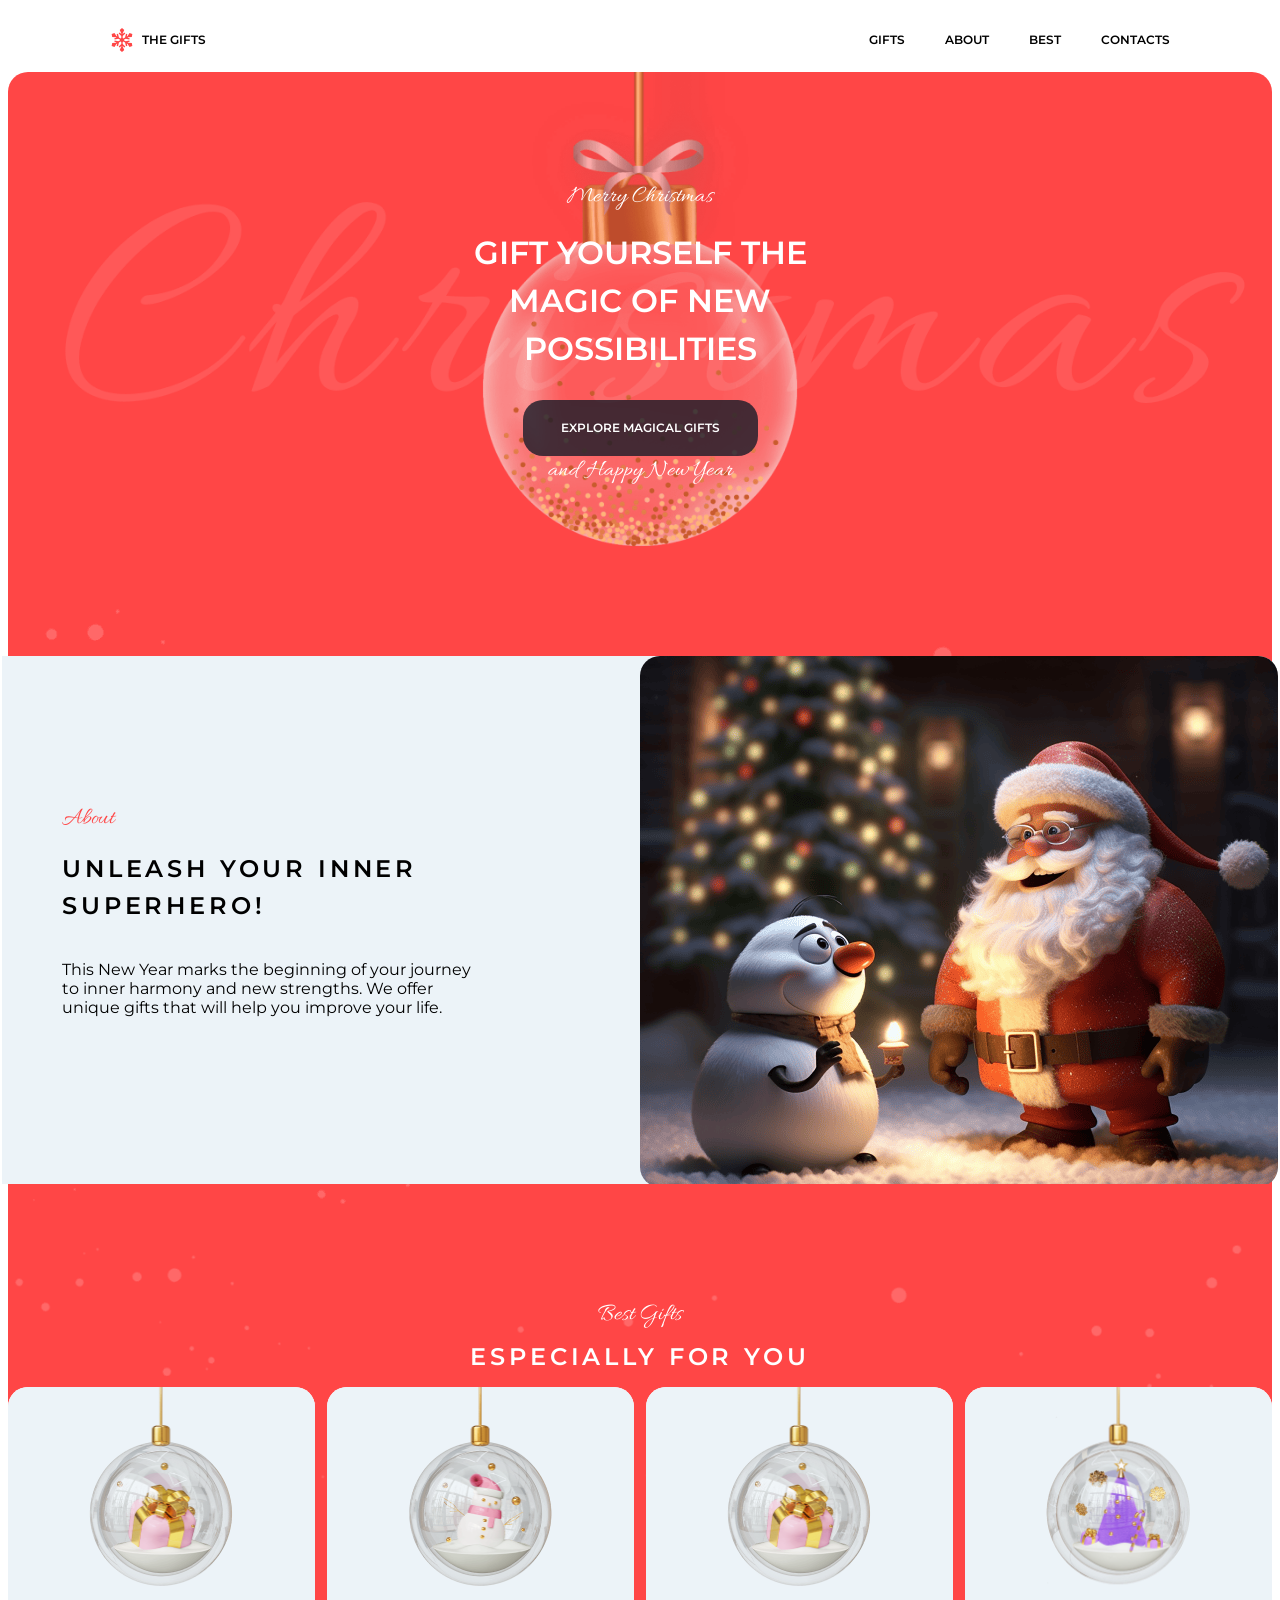
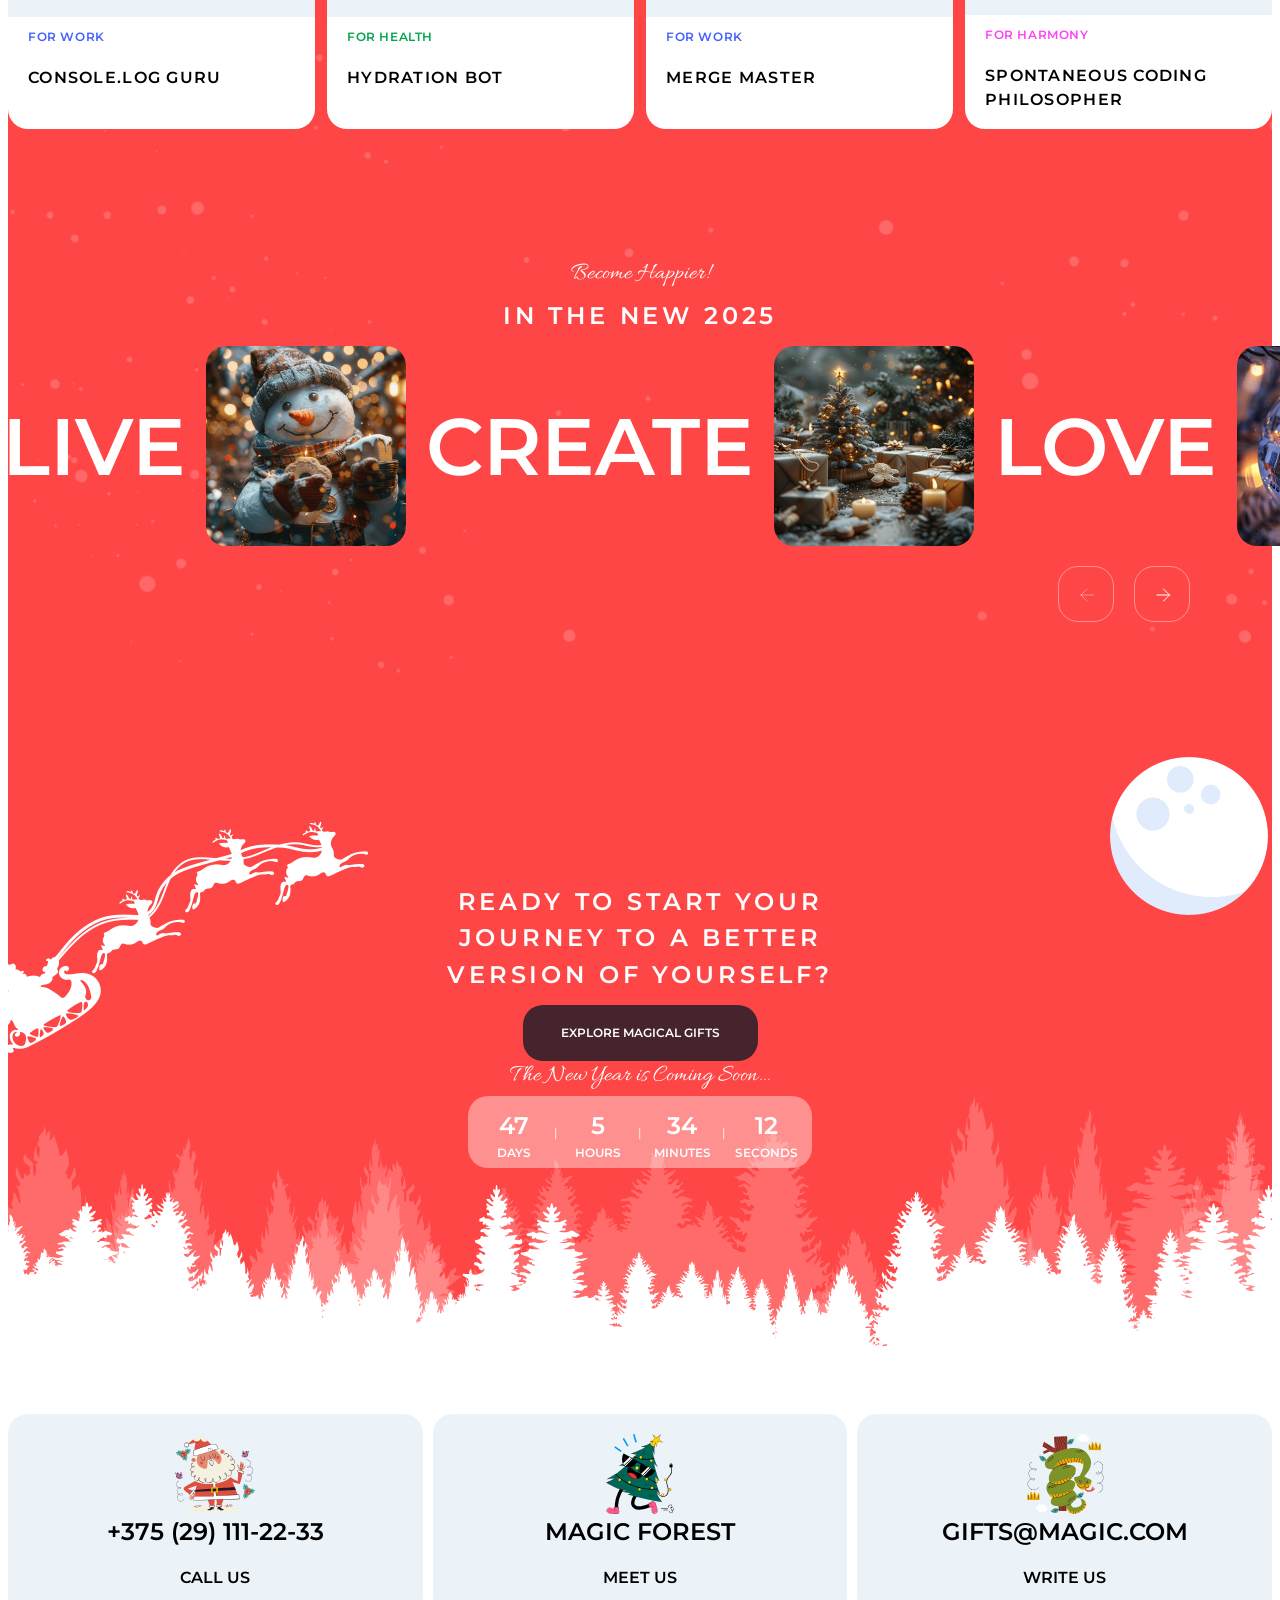
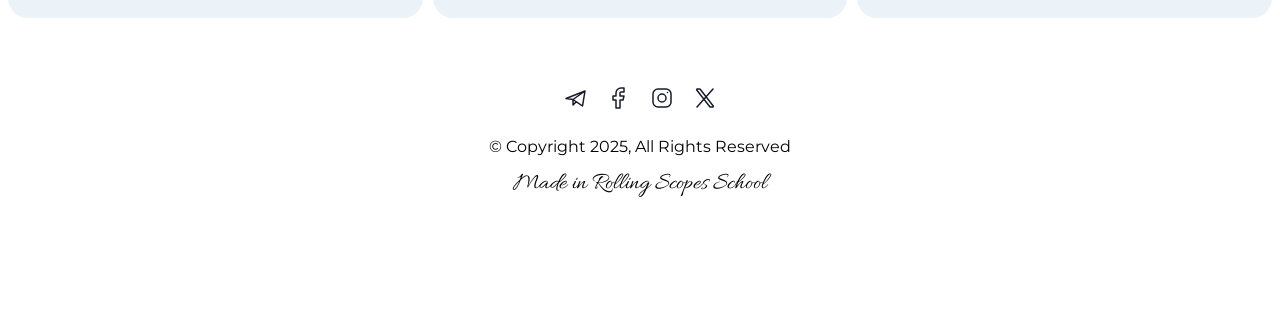
<file: index.html>
<!DOCTYPE html>
<html lang="en">
<head>
  <meta charset="UTF-8">
  <meta name="viewport" content="width=device-width, initial-scale=1.0">
  <title>Christmas Shop</title>
  <link rel="stylesheet" href="styles/christmas-shop-main.css">
  <link rel="preconnect" href="https://fonts.googleapis.com">
<link rel="preconnect" href="https://fonts.gstatic.com" crossorigin>
<link href="https://fonts.googleapis.com/css2?family=Instrument+Serif:ital@0;1&family=Montserrat:ital,wght@0,100..900;1,100..900&display=swap" rel="stylesheet">
<link rel="preconnect" href="https://fonts.googleapis.com">
<link rel="preconnect" href="https://fonts.gstatic.com" crossorigin>
<link href="https://fonts.googleapis.com/css2?family=Allura&family=Instrument+Serif:ital@0;1&family=Montserrat:ital,wght@0,100..900;1,100..900&display=swap" rel="stylesheet">
</head>
<body>
<!--Header-->
<div class="wrapper">
  <header>
    <div class="header">
      <div class="logo">
        <a class="logo__link" href="gifts.html"><img src="images/icons/snowflake.svg" alt="On main page" height="24" width="24">the gifts</a>
      </div>
<!--Nav-->
      <nav class="header__nav">
        <ul class="nav">
          <li class="nav__item"><a class="nav__link" href="gifts.html" >Gifts</a></li>
          <li class="nav__item"><a class="nav__link" href="#about" >About</a></li>
          <li class="nav__item"><a class="nav__link" href="#best" >Best</a></li>
          <li class="nav__item"><a class="nav__link" href="#contacts" >Contacts</a></li>
        </ul>
<!--burger-->
      <div class="burger">
        <span></span>
        <span></span>
      </div>
      </nav>
    </div>
  </header>
<!--main-->
  <main class="snaphot">
<!--Hero section-->
    <section class="hero">
      <div class="hero_in">
        <span class="caption">Merry Christmas</span>
        <h1>Gift yourself the magic of new possibilities</h1>
        <div class="button">
          <a href="gifts.html" class="search-button"><span>Explore Magical Gifts</span></a>
        </div>
        <span class="caption">and Happy New Year</span>
      </div>
    </section>
<!--About section-->
    <section class="about" id="about">
      <div class="about__in">
        <div class="description">
          <span class="caption">About</span>
          <h2>Unleash your inner superhero!</h2>
          <p>This New Year marks the beginning of your journey to inner harmony and new strengths. We offer unique gifts that will help you improve your life.</p>
        </div>
        <div class="snapshot picture">
          <img src="images/pictures/santa.png" alt="">
        </div>
     </div>
    </section>
<!--Best-gifts section-->
    <section class="best-gifts" id="best">
      <div class="gift-title">
        <span class="caption">Best Gifts</span>
        <h2>especially for you</h2>
      </div>
<!--1 card-->
      <div class="gift-menu">
        <article class="gift-card snapshot">
          <img src="images/product/gift-for-work.png" alt="Console.log Guru-gift">
          <div class="gift-card__description">
            <h3 class="gift-card__category gift-card__category_color-1">For work</h3>
            <h4 class="gift-card__name">Console.log Guru</h4>
          </div>
        </article>
<!--2 card-->
        <article class="gift-card snapshot">
          <img src="images/product/gift-for-health.png" alt="Hydration Bot-gift">
          <div class="gift-card__description">
            <h3 class="gift-card__category gift-card__category_color-2">For health</h3>
            <h4 class="gift-card__name">Hydration Bot</h4>
          </div>
        </article>
<!--3 card-->
        <article class="gift-card snapshot">
          <img src="images/product/gift-for-work.png" alt="Merge Master-gift">
          <div class="gift-card__description">
            <h3 class="gift-card__category gift-card__category_color-1">For work</h3>
            <h4 class="gift-card__name">Merge Master</h4>
          </div>
        </article>
<!--4 card-->
        <article class="gift-card snapshot">
          <img src="images/product/gift-for-harmony.png" alt="Spontaneous Coding Philosopher-gift">
          <div class="gift-card__description">
            <h3 class="gift-card__category gift-card__category_color-3">For harmony</h3>
            <h4 class="gift-card__name">Spontaneous Coding Philosopher</h4>
          </div>
        </article>
      </div>
    </section>
<!--Slider section-->
    <section class="slider" id="slider">
      <div class="slider__title">
        <span class="caption">Become Happier!</span>
        <h2>in the new 2025</h2>
      </div>
      <div class="slider__gallery">
        <p class="slider__gallery-text">Live</p>
        <div class="snapshot slider__gallery-image">
          <img src="images/pictures/snowman.png" alt="">
        </div>
        <p class="slider__gallery-text">create</p>
        <div class="snapshot slider__gallery-image">
          <img src="images/pictures/christmas-trees.png" alt="">
        </div>
        <p class="slider__gallery-text">Love</p>
        <div class="snapshot slider__gallery-image">
          <img src="images/pictures/christmas-tree-ball.png" alt="">
        </div>
      </div>
      <div class="slider__button">
        <button class="btn btn_prev btn__inactive"><img class="left-arrow" src="images/icons/arrow-left.svg" alt="prev-button"></button>
        <button class="btn btn_right btn__inactive"><img class="right-arrow" src="images/icons/arrow-right.svg" alt="next-button"></button>
      </div>
    </section>
 <!--CTA section-->
    <section class="cta" id="cta">
      <div class="cta__container">
        <h2 class="cta_header">Ready to start your journey to a better version of yourself?</h2>
        <div class="button">
          <a href="gifts.html" class="search-button"><span>Explore Magical Gifts</span></a>
        </div>
        <div class="timer">
          <span class="caption">The New Year is Coming Soon...</span>
          <div class="timer__form snapshot">
<!--Day-->
            <div class="day">
              <p class="time">47</p>
              <p class="dd">days</p>
            </div>
            <span class="separator">|</span>
<!--Hour-->
            <div class="hour">
              <p class="time">5</p>
              <p class="hh">hours</p>
            </div>
            <span class="separator">|</span>
<!--Minute-->
            <div class="minute">
              <p class="time">34</p>
              <p class="mm">minutes</p>
            </div>
            <span class="separator">|</span>
<!--Second-->
            <div class="second">
              <p class="time">12</p>
              <p class="ss">seconds</p>
            </div>
          </div>
        </div>
      </div>
    </section>
  </main>
<!--Футер-->
  <footer>
<!--Контакты-->
    <div class="contacts" id="contacts">
      <div class="block snapshot">
        <img src="images/icons/santa-claus.svg" alt="phone">
        <a class="info" href="tel+375291112233">+375 (29) 111-22-33</a>
        <h3>Call Us</h3>
      </div>
      <div class="block snapshot">
        <img src="images/icons/christmas-tree.svg" alt="adress">
        <p>Magic forest</p>
        <h3>meet us</h3>
      </div>
      <div class="block snapshot">
        <img src="images/icons/snake.svg" alt="email">
        <a class="info" href="mailto:gifts@magic.com">gifts@magic.com</a>
        <h3>write us</h3>
      </div>
    </div>
<!--социалки-->
    <div class="socials">
      <a class="social_icon" href="#"><img src="images/icons/telegram.svg" alt="telegram"></a>
      <a class="social_icon" href="#"><img src="images/icons/facebook.svg" alt="facebook"></a>
      <a class="social_icon" href="#"><img src="images/icons/instagram.svg" alt="instagram"></a>
      <a class="social_icon" href="#"><img src="images/icons/X.svg" alt="twitter"></a>
      <p>© Copyright 2025, All Rights Reserved</p>
      <a class="rss-site caption" href="https://rs.school/">Made in Rolling Scopes School</a>
    </div>
  </footer>
</div>
</body>
</html>
</file>
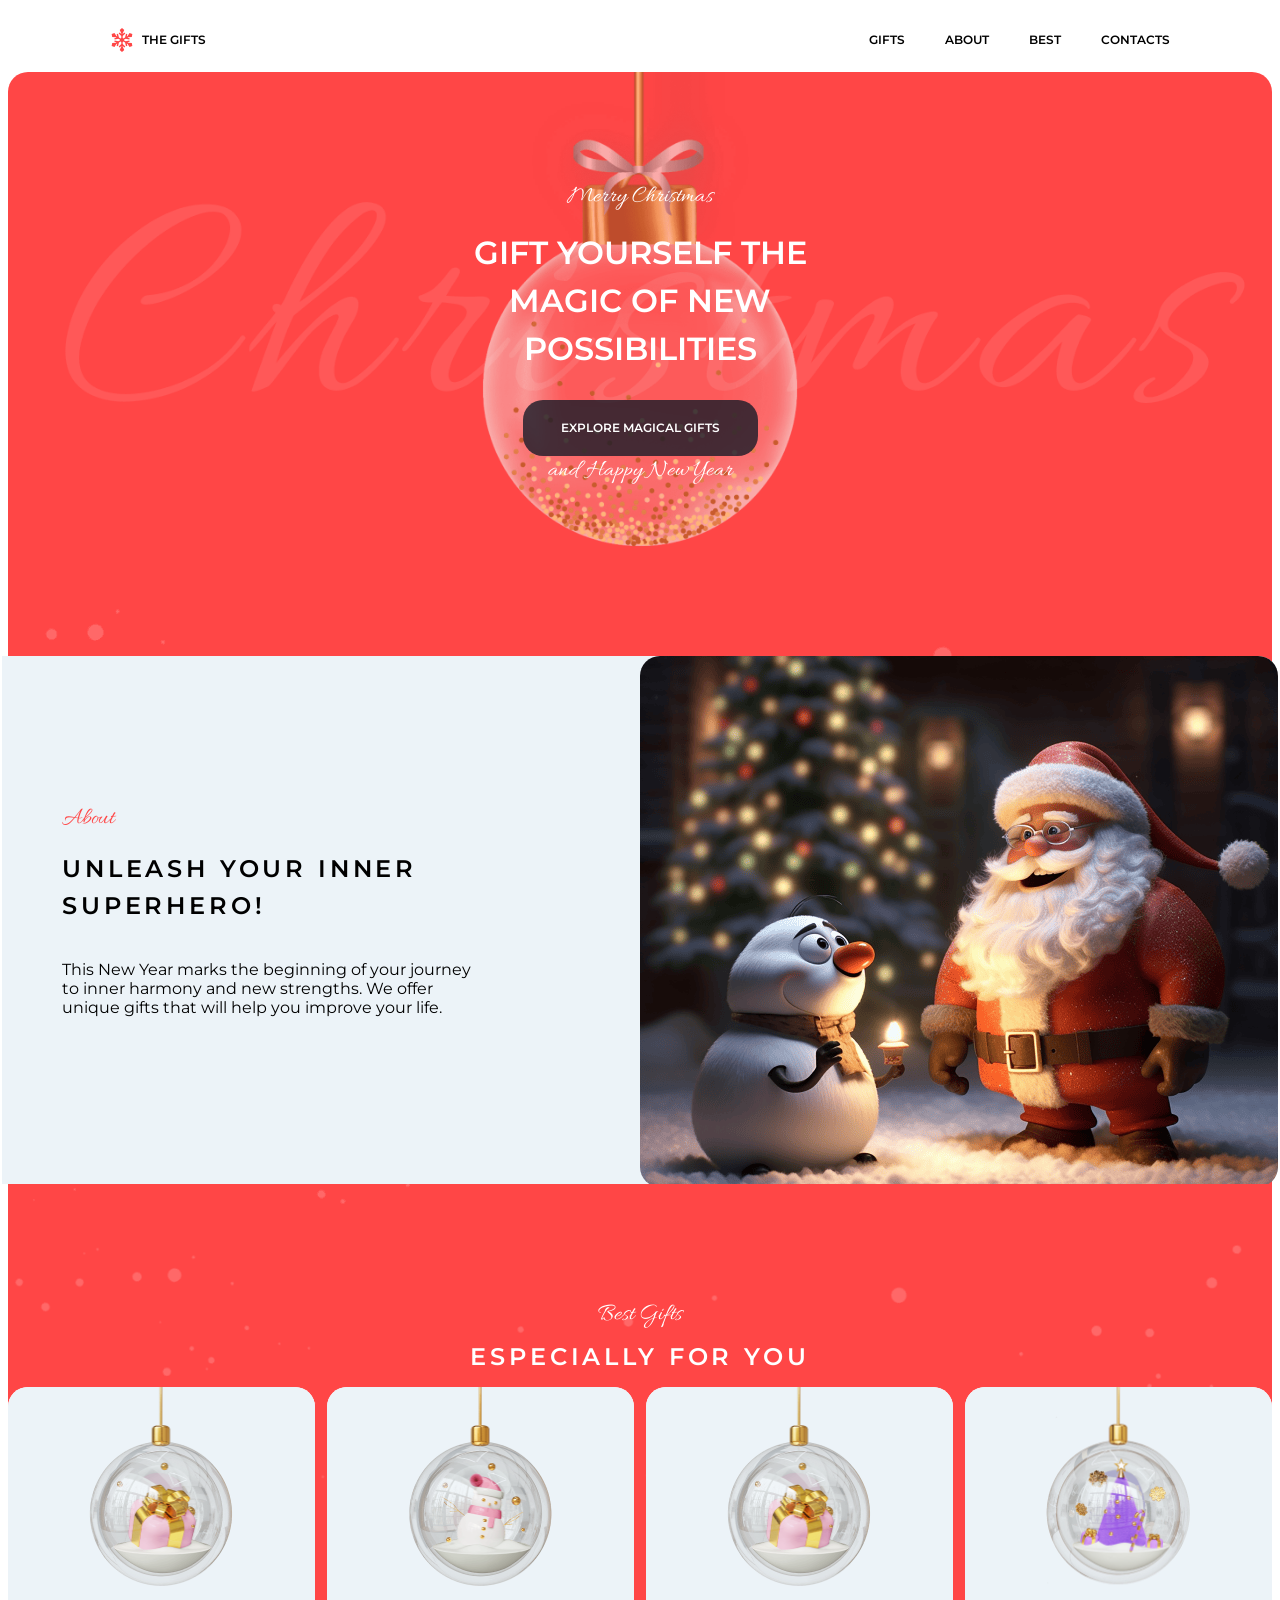
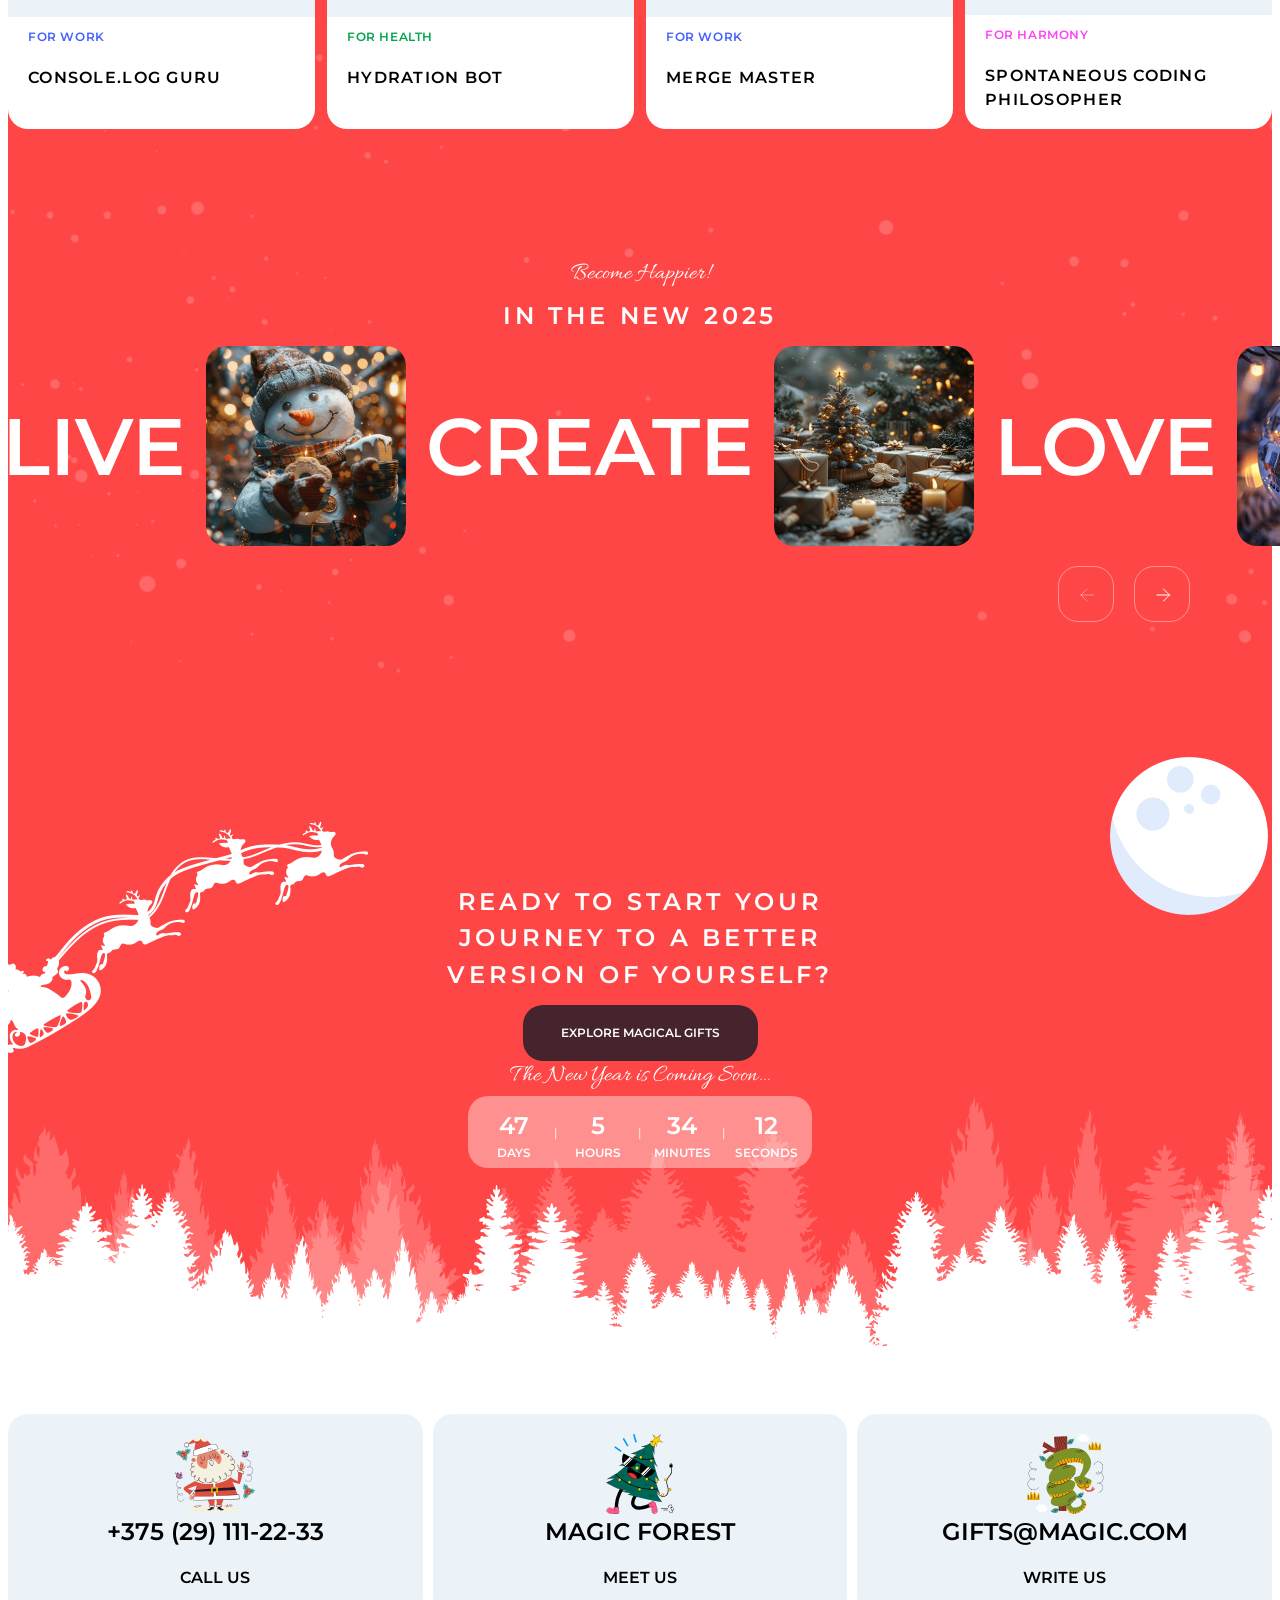
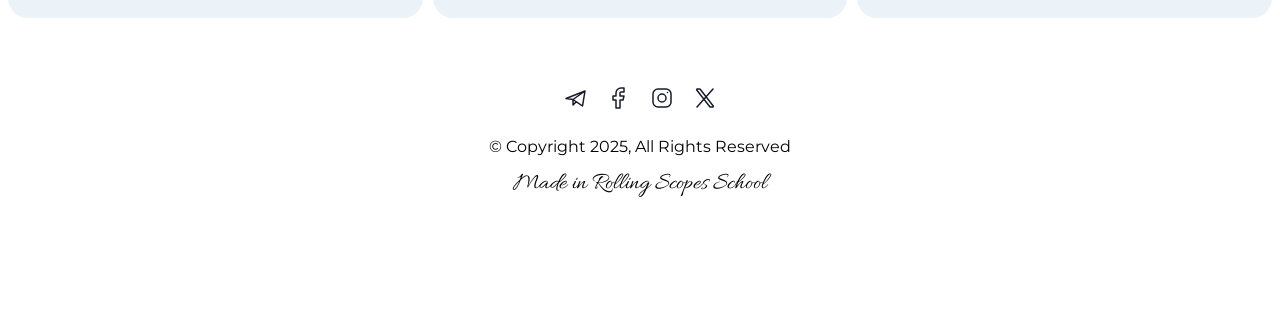
<file: docs/index.html>
<!DOCTYPE html>
<html lang="en">
<head>
  <meta charset="UTF-8">
  <meta name="viewport" content="width=device-width, initial-scale=1.0">
  <title>Christmas Shop</title>
  <link rel="stylesheet" href="styles/christmas-shop-main.css">
  <link rel="preconnect" href="https://fonts.googleapis.com">
<link rel="preconnect" href="https://fonts.gstatic.com" crossorigin>
<link href="https://fonts.googleapis.com/css2?family=Instrument+Serif:ital@0;1&family=Montserrat:ital,wght@0,100..900;1,100..900&display=swap" rel="stylesheet">
<link rel="preconnect" href="https://fonts.googleapis.com">
<link rel="preconnect" href="https://fonts.gstatic.com" crossorigin>
<link href="https://fonts.googleapis.com/css2?family=Allura&family=Instrument+Serif:ital@0;1&family=Montserrat:ital,wght@0,100..900;1,100..900&display=swap" rel="stylesheet">
</head>
<body>
<!--Шапка-->
<div class="wrapper">
  <header>
    <div class="header">
      <div class="logo">
        <a class="logo__link" href="/rsschool-cv/christmas-shop/christmas-shop-main.html"><img src="images/icons/snowflake.svg" alt="On main page" height="24" width="24">the gifts</a>
      </div>
<!--Навигация-->
      <nav class="header__nav">
        <ul class="nav">
          <li class="nav__item"><a class="nav__link" href="/rsschool-cv/christmas-shop/christmas-shop-gifts.html" >Gifts</a></li>
          <li class="nav__item"><a class="nav__link" href="#about" >About</a></li>
          <li class="nav__item"><a class="nav__link" href="#best" >Best</a></li>
          <li class="nav__item"><a class="nav__link" href="#contacts" >Contacts</a></li>
        </ul>
<!--burger-->
      <div class="burger">
        <span></span>
        <span></span>
      </div>
      </nav>
    </div>
  </header>
<!--main-->
  <main class="snaphot">
<!--Hero section-->
    <section class="hero">
      <div class="hero_in">
        <span class="caption">Merry Christmas</span>
        <h1>Gift yourself the magic of new possibilities</h1>
        <div class="button">
          <a href="/rsschool-cv/christmas-shop/christmas-shop-gifts.html" class="search-button"><span>Explore Magical Gifts</span></a>
        </div>
        <span class="caption">and Happy New Year</span>
      </div>
    </section>
<!--About section-->
    <section class="about" id="about">
      <div class="about__in">
        <div class="description">
          <span class="caption">About</span>
          <h2>Unleash your inner superhero!</h2>
          <p>This New Year marks the beginning of your journey to inner harmony and new strengths. We offer unique gifts that will help you improve your life.</p>
        </div>
        <div class="snapshot picture">
          <img src="images/pictures/santa.png" alt="">
        </div>
     </div>
    </section>
<!--Best-gifts section-->
    <section class="best-gifts" id="best">
      <div class="gift-title">
        <span class="caption">Best Gifts</span>
        <h2>especially for you</h2>
      </div>
<!--1 card-->
      <div class="gift-menu">
        <article class="gift-card snapshot">
          <img src="images/product/gift-for-work.png" alt="Console.log Guru-gift">
          <div class="gift-card__description">
            <h3 class="gift-card__category gift-card__category_color-1">For work</h3>
            <h4 class="gift-card__name">Console.log Guru</h4>
          </div>
        </article>
<!--2 card-->
        <article class="gift-card snapshot">
          <img src="images/product/gift-for-health.png" alt="Hydration Bot-gift">
          <div class="gift-card__description">
            <h3 class="gift-card__category gift-card__category_color-2">For health</h3>
            <h4 class="gift-card__name">Hydration Bot</h4>
          </div>
        </article>
<!--3 card-->
        <article class="gift-card snapshot">
          <img src="images/product/gift-for-work.png" alt="Merge Master-gift">
          <div class="gift-card__description">
            <h3 class="gift-card__category gift-card__category_color-1">For work</h3>
            <h4 class="gift-card__name">Merge Master</h4>
          </div>
        </article>
<!--4 card-->
        <article class="gift-card snapshot">
          <img src="images/product/gift-for-harmony.png" alt="Spontaneous Coding Philosopher-gift">
          <div class="gift-card__description">
            <h3 class="gift-card__category gift-card__category_color-3">For harmony</h3>
            <h4 class="gift-card__name">Spontaneous Coding Philosopher</h4>
          </div>
        </article>
      </div>
    </section>
<!--Slider section-->
    <section class="slider" id="slider">
      <div class="slider__title">
        <span class="caption">Become Happier!</span>
        <h2>in the new 2025</h2>
      </div>
      <div class="slider__gallery">
        <p class="slider__gallery-text">Live</p>
        <div class="snapshot slider__gallery-image">
          <img src="images/pictures/snowman.png" alt="">
        </div>
        <p class="slider__gallery-text">create</p>
        <div class="snapshot slider__gallery-image">
          <img src="images/pictures/christmas-trees.png" alt="">
        </div>
        <p class="slider__gallery-text">Love</p>
        <div class="snapshot slider__gallery-image">
          <img src="images/pictures/christmas-tree-ball.png" alt="">
        </div>
      </div>
      <div class="slider__button">
        <button class="btn btn_prev btn__inactive"><img class="left-arrow" src="images/icons/arrow-left.svg" alt="prev-button"></button>
        <button class="btn btn_right btn__inactive"><img class="right-arrow" src="images/icons/arrow-right.svg" alt="next-button"></button>
      </div>
    </section>
 <!--CTA section-->
    <section class="cta" id="cta">
      <div class="cta__container">
        <h2 class="cta_header">Ready to start your journey to a better version of yourself?</h2>
        <div class="button">
          <a href="/rsschool-cv/christmas-shop/christmas-shop-gifts.html" class="search-button"><span>Explore Magical Gifts</span></a>
        </div>
        <div class="timer">
          <span class="caption">The New Year is Coming Soon...</span>
          <div class="timer__form snapshot">
<!--Day-->
            <div class="day">
              <p class="time">47</p>
              <p class="dd">days</p>
            </div>
            <span class="separator">|</span>
<!--Hour-->
            <div class="hour">
              <p class="time">5</p>
              <p class="hh">hours</p>
            </div>
            <span class="separator">|</span>
<!--Minute-->
            <div class="minute">
              <p class="time">34</p>
              <p class="mm">minutes</p>
            </div>
            <span class="separator">|</span>
<!--Second-->
            <div class="second">
              <p class="time">12</p>
              <p class="ss">seconds</p>
            </div>
          </div>
        </div>
      </div>
    </section>
  </main>
<!--Футер-->
  <footer>
<!--Контакты-->
    <div class="contacts" id="contacts">
      <div class="block snapshot">
        <img src="images/icons/santa-claus.svg" alt="phone">
        <a class="info" href="tel+375291112233">+375 (29) 111-22-33</a>
        <h3>Call Us</h3>
      </div>
      <div class="block snapshot">
        <img src="images/icons/christmas-tree.svg" alt="adress">
        <p>Magic forest</p>
        <h3>meet us</h3>
      </div>
      <div class="block snapshot">
        <img src="images/icons/snake.svg" alt="email">
        <a class="info" href="mailto:gifts@magic.com">gifts@magic.com</a>
        <h3>write us</h3>
      </div>
    </div>
<!--социалки-->
    <div class="socials">
      <a class="social_icon" href="#"><img src="images/icons/telegram.svg" alt="telegram"></a>
      <a class="social_icon" href="#"><img src="images/icons/facebook.svg" alt="facebook"></a>
      <a class="social_icon" href="#"><img src="images/icons/instagram.svg" alt="instagram"></a>
      <a class="social_icon" href="#"><img src="images/icons/X.svg" alt="twitter"></a>
      <p>© Copyright 2025, All Rights Reserved</p>
      <a class="rss-site caption" href="https://rs.school/">Made in Rolling Scopes School</a>
    </div>
  </footer>
</div>
</body>
</html>
</file>
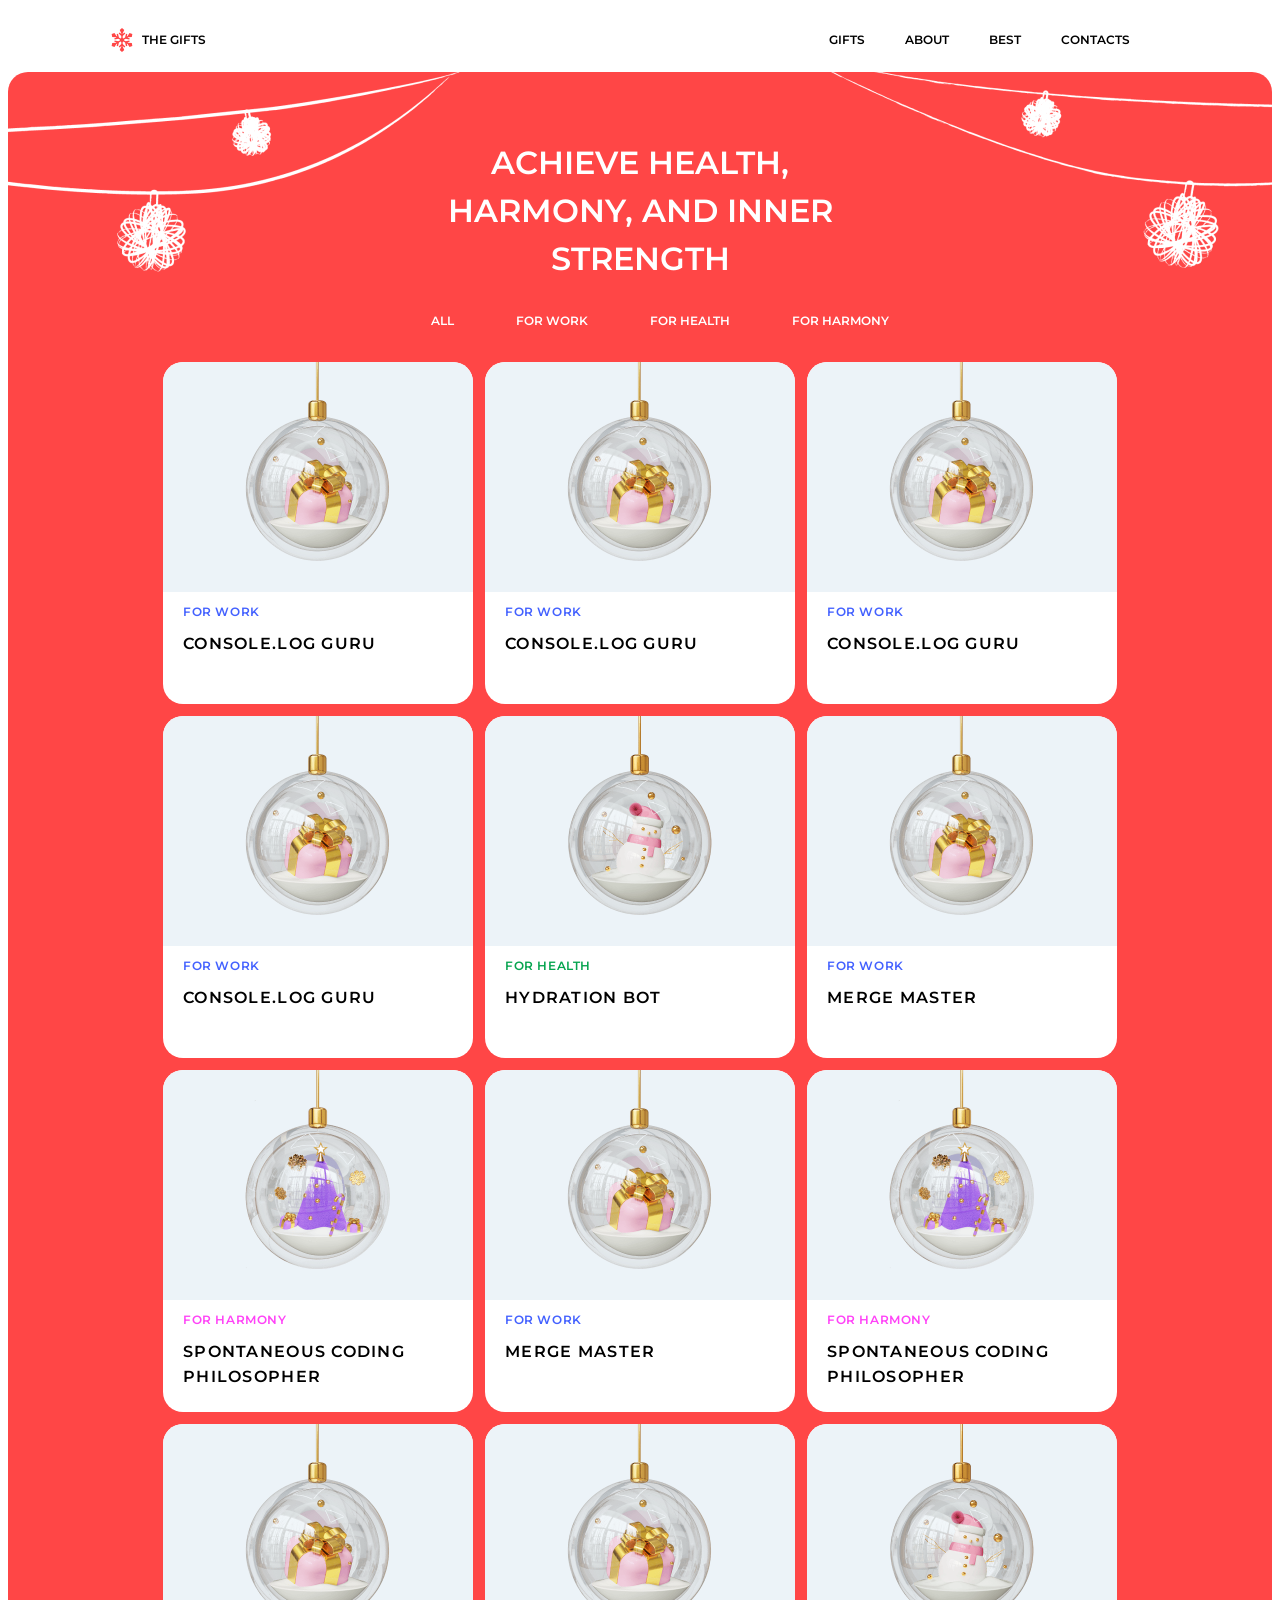
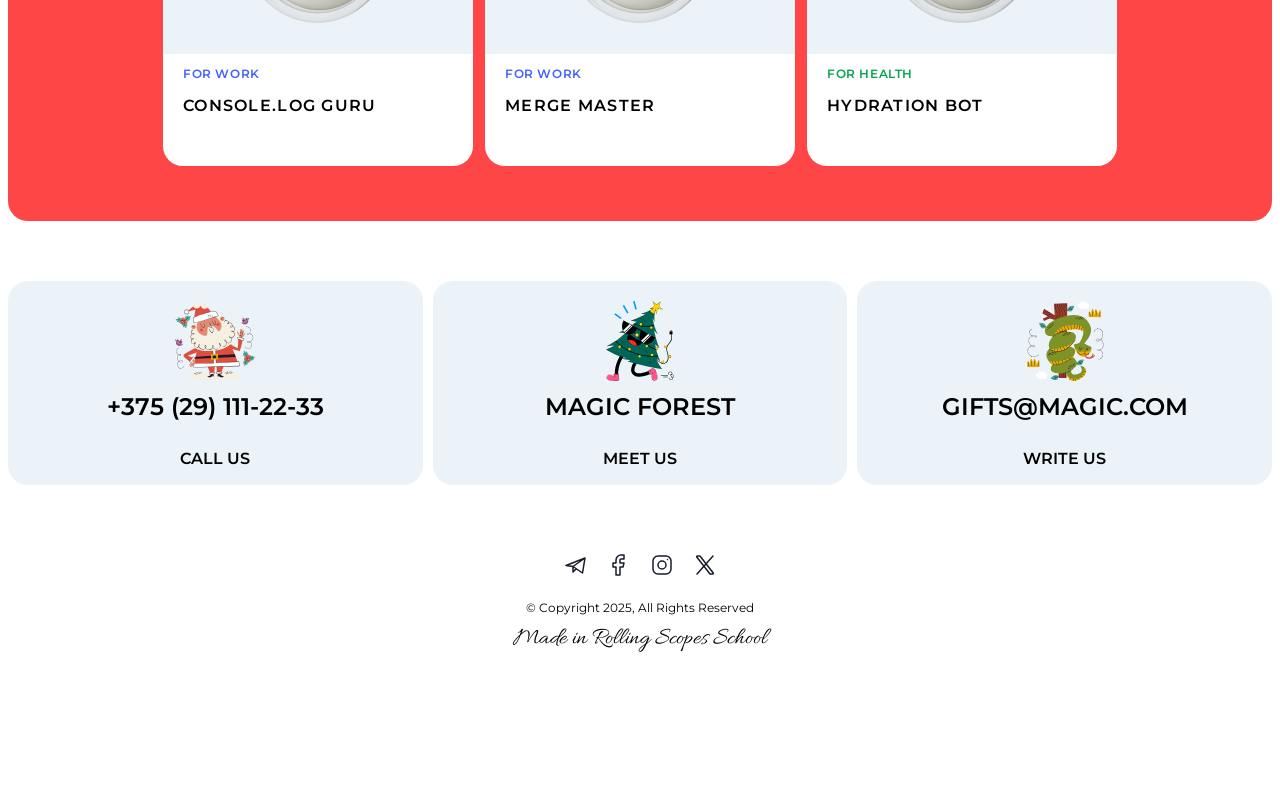
<file: gifts.html>
<!DOCTYPE html>
<html lang="en">
<head>
  <meta charset="UTF-8">
  <meta name="viewport" content="width=device-width, initial-scale=1.0">
  <title>Christmas Gifts</title>
  <link rel="stylesheet" href="styles/christmas-shop-gifts.css">
  <link rel="preconnect" href="https://fonts.googleapis.com">
  <link rel="preconnect" href="https://fonts.gstatic.com" crossorigin>
  <link href="https://fonts.googleapis.com/css2?family=Instrument+Serif:ital@0;1&family=Montserrat:ital,wght@0,100..900;1,100..900&display=swap" rel="stylesheet">
  <link rel="preconnect" href="https://fonts.googleapis.com">
  <link rel="preconnect" href="https://fonts.gstatic.com" crossorigin>
  <link href="https://fonts.googleapis.com/css2?family=Allura&family=Instrument+Serif:ital@0;1&family=Montserrat:ital,wght@0,100..900;1,100..900&display=swap" rel="stylesheet">
</head>
<body>
  <div class="wrapper">
<!--header-->
    <header>
      <div class="header">
        <div class="logo">
          <a class="logo__link" href="/rsschool-cv/christmas-shop/christmas-shop-main.html"><img src="images/icons/snowflake.svg" alt="On main page" height="24" width="24">the gifts</a>
        </div>
<!--nav-->
      <nav class="header__nav">
        <ul class="nav">
          <li class="nav__item"><a href="gifts.html" >Gifts</a></li>
          <li class="nav__item"><a href="#about" >About</a></li>
          <li class="nav__item"><a href="#best" >Best</a></li>
          <li class="nav__item"><a href="#contacts" >Contacts</a></li>
        </ul>
<!--burger-->
      <div class="burger">
        <span></span>
        <span></span>
      </div>
      </nav>
    </div>
  </header>
<!--main-->
  <main class="snapshot">
    <section class="gifts">
      <div class="header_gifts">
        <h1>Achieve health, harmony, and inner strength</h1>
      </div>
<!--Карточки подарков-->
      <div class="catalog">
        <ul class="tabs">
          <li class="tabs__item">all</li>
          <li class="tabs__item">for work</li>
          <li class="tabs__item">for health</li>
          <li class="tabs__item">for harmony</li>
        </ul>
      </div>
        <div class="table">
<!--1-->
          <article class="gift-card snapshot">
          <img src="images/product/gift-for-work.png" alt="Console.log Guru-gift">
          <div class="gift-card__description">
            <p class="gift-card__category gift-card__category_color-1">For work</p>
            <h2 class="gift-card__name">Console.log Guru</h2>
          </div>
        </article>
<!--2-->
        <article class="gift-card snapshot">
          <img src="images/product/gift-for-work.png" alt="Console.log Guru-gift">
          <div class="gift-card__description">
            <p class="gift-card__category gift-card__category_color-1">For work</p>
            <h2 class="gift-card__name">Console.log Guru</h2>
          </div>
        </article>
<!--3-->
        <article class="gift-card snapshot">
          <img src="images/product/gift-for-work.png" alt="Console.log Guru-gift">
          <div class="gift-card__description">
            <p class="gift-card__category gift-card__category_color-1">For work</p>
            <h2 class="gift-card__name">Console.log Guru</h2>
          </div>
        </article>
<!--4-->
        <article class="gift-card snapshot">
          <img src="images/product/gift-for-work.png" alt="Console.log Guru-gift">
          <div class="gift-card__description">
            <p class="gift-card__category gift-card__category_color-1">For work</p>
            <h2 class="gift-card__name">Console.log Guru</h2>
          </div>
        </article>
<!--5 card-->
        <article class="gift-card snapshot">
          <img src="images/product/gift-for-health.png" alt="Hydration Bot-gift">
          <div class="gift-card__description">
            <p class="gift-card__category gift-card__category_color-2">For health</p>
            <h2 class="gift-card__name">Hydration Bot</h2>
          </div>
        </article>
<!--6 card-->
        <article class="gift-card snapshot">
          <img src="images/product/gift-for-work.png" alt="Merge Master-gift">
          <div class="gift-card__description">
            <p class="gift-card__category gift-card__category_color-1">For work</p>
            <h2 class="gift-card__name">Merge Master</h2>
          </div>
        </article>
<!--7 card-->
        <article class="gift-card snapshot">
          <img src="images/product/gift-for-harmony.png" alt="Spontaneous Coding Philosopher-gift">
          <div class="gift-card__description">
            <p class="gift-card__category gift-card__category_color-3">For harmony</p>
            <h2 class="gift-card__name">Spontaneous Coding Philosopher</h2>
          </div>
        </article>
<!--8 card-->
        <article class="gift-card snapshot">
          <img src="images/product/gift-for-work.png" alt="Merge Master-gift">
          <div class="gift-card__description">
            <p class="gift-card__category gift-card__category_color-1">For work</p>
            <h2 class="gift-card__name">Merge Master</h2>
          </div>
        </article>
<!--9 card-->
        <article class="gift-card snapshot">
          <img src="images/product/gift-for-harmony.png" alt="Spontaneous Coding Philosopher-gift">
          <div class="gift-card__description">
            <p class="gift-card__category gift-card__category_color-3">For harmony</p>
            <h2 class="gift-card__name">Spontaneous Coding Philosopher</h2>
          </div>
        </article>
<!--10 card-->
        <article class="gift-card snapshot">
          <img src="images/product/gift-for-work.png" alt="Console.log Guru-gift">
          <div class="gift-card__description">
            <p class="gift-card__category gift-card__category_color-1">For work</p>
            <h2 class="gift-card__name">Console.log Guru</h2>
          </div>
        </article>
<!--11 card-->
        <article class="gift-card snapshot">
          <img src="images/product/gift-for-work.png" alt="Merge Master-gift">
          <div class="gift-card__description">
            <p class="gift-card__category gift-card__category_color-1">For work</p>
            <h2 class="gift-card__name">Merge Master</h2>
          </div>
        </article>
<!--12 card-->
        <article class="gift-card snapshot">
          <img src="images/product/gift-for-health.png" alt="Hydration Bot-gift">
          <div class="gift-card__description">
            <p class="gift-card__category gift-card__category_color-2">For health</p>
            <h2 class="gift-card__name">Hydration Bot</h2>
          </div>
        </article>
      </div>
  </section>
</main>
<!--footer-->
<footer>
<!--contacts-->
    <div class="contacts" id="contacts">
      <div class="block snapshot">
        <img src="images/icons/santa-claus.svg" alt="phone">
        <a class="info" href="tel+375291112233">+375 (29) 111-22-33</a>
        <h2>Call Us</h2>
      </div>
      <div class="block snapshot">
        <img src="images/icons/christmas-tree.svg" alt="adress">
        <p>Magic forest</p>
        <h2>meet us</h2>
      </div>
      <div class="block snapshot">
        <img src="images/icons/snake.svg" alt="email">
        <a class="info" href="mailto:gifts@magic.com">gifts@magic.com</a>
        <h2>write us</h2>
      </div>
    </div>
<!--социалки-->
    <div class="socials">
      <a class="social_icon" href="#"><img src="images/icons/telegram.svg" alt="telegram"></a>
      <a class="social_icon" href="#"><img src="images/icons/facebook.svg" alt="facebook"></a>
      <a class="social_icon" href="#"><img src="images/icons/instagram.svg" alt="instagram"></a>
      <a class="social_icon" href="#"><img src="images/icons/X.svg" alt="twitter"></a>
      <p>© Copyright 2025, All Rights Reserved</p>
      <a class="rss-site caption" href="https://rs.school/">Made in Rolling Scopes School</a>
    </div>
  </footer>
</div>
</body>
</html>
</file>
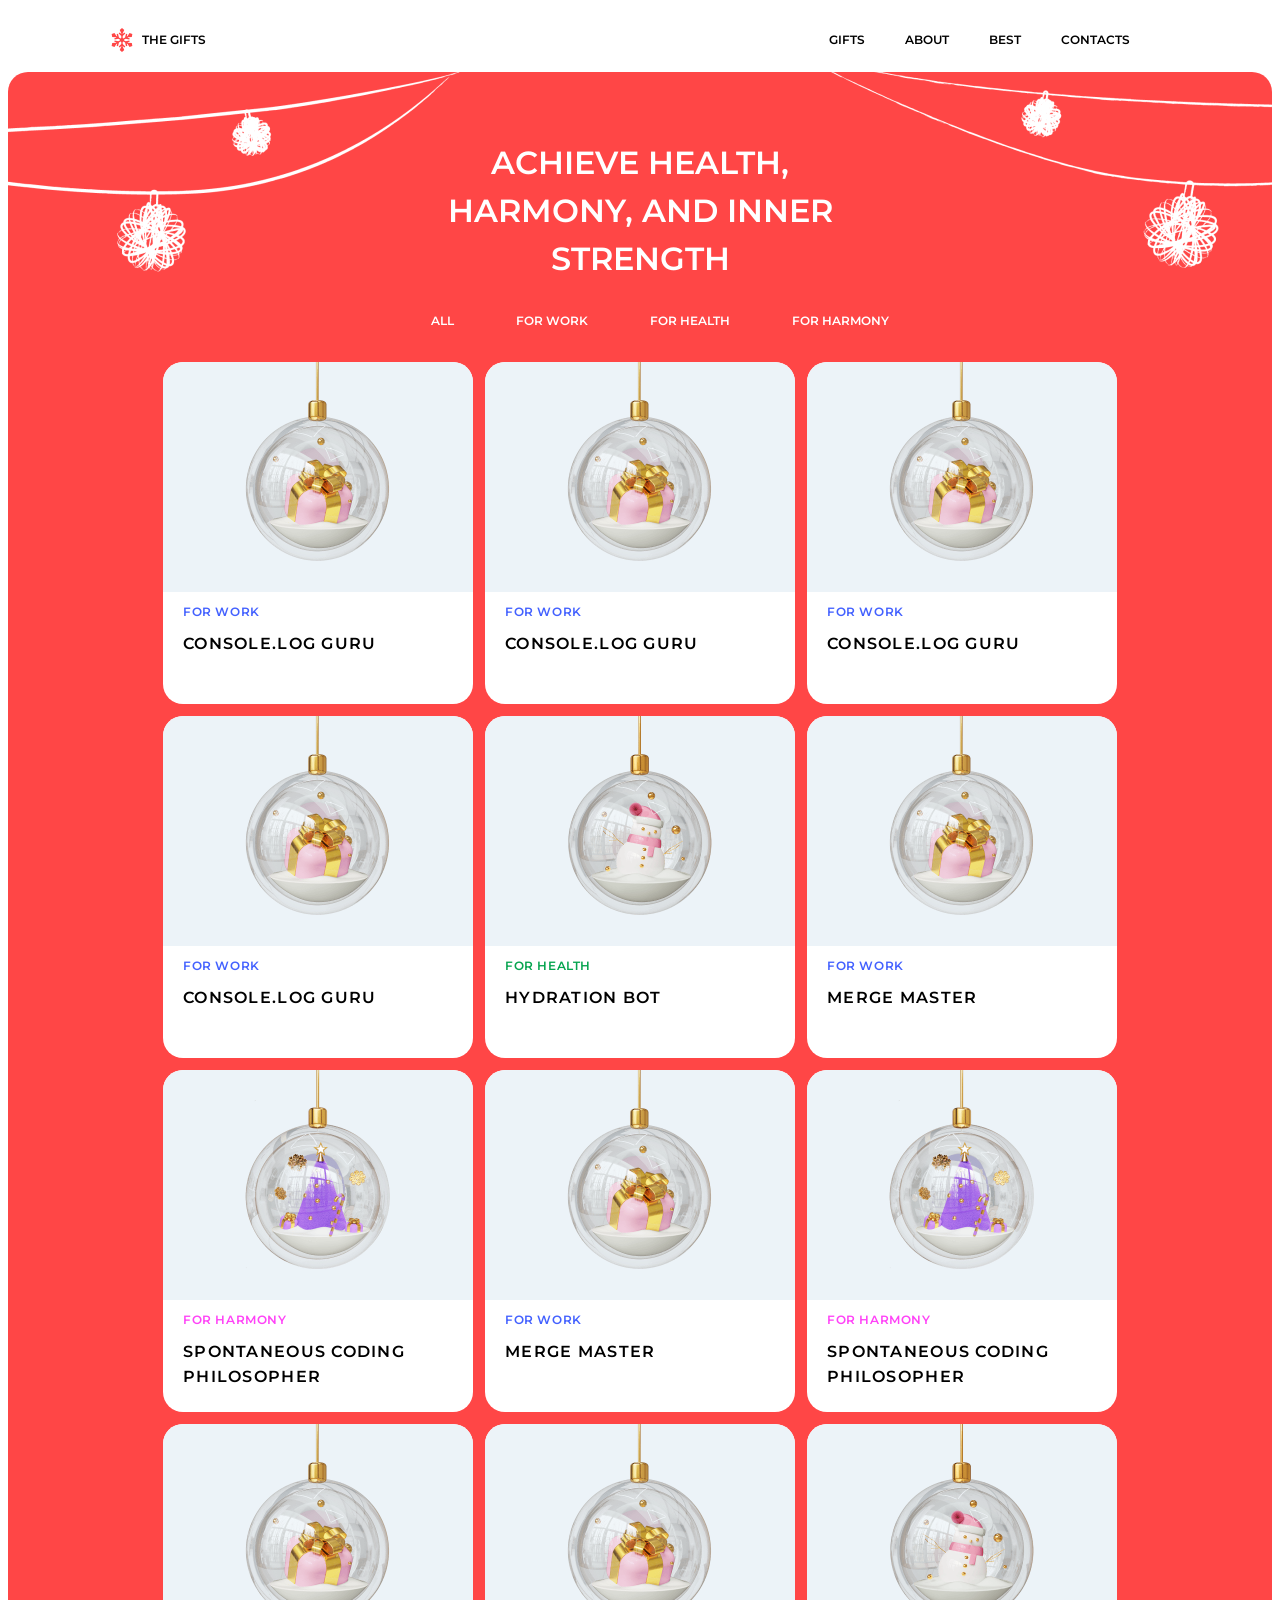
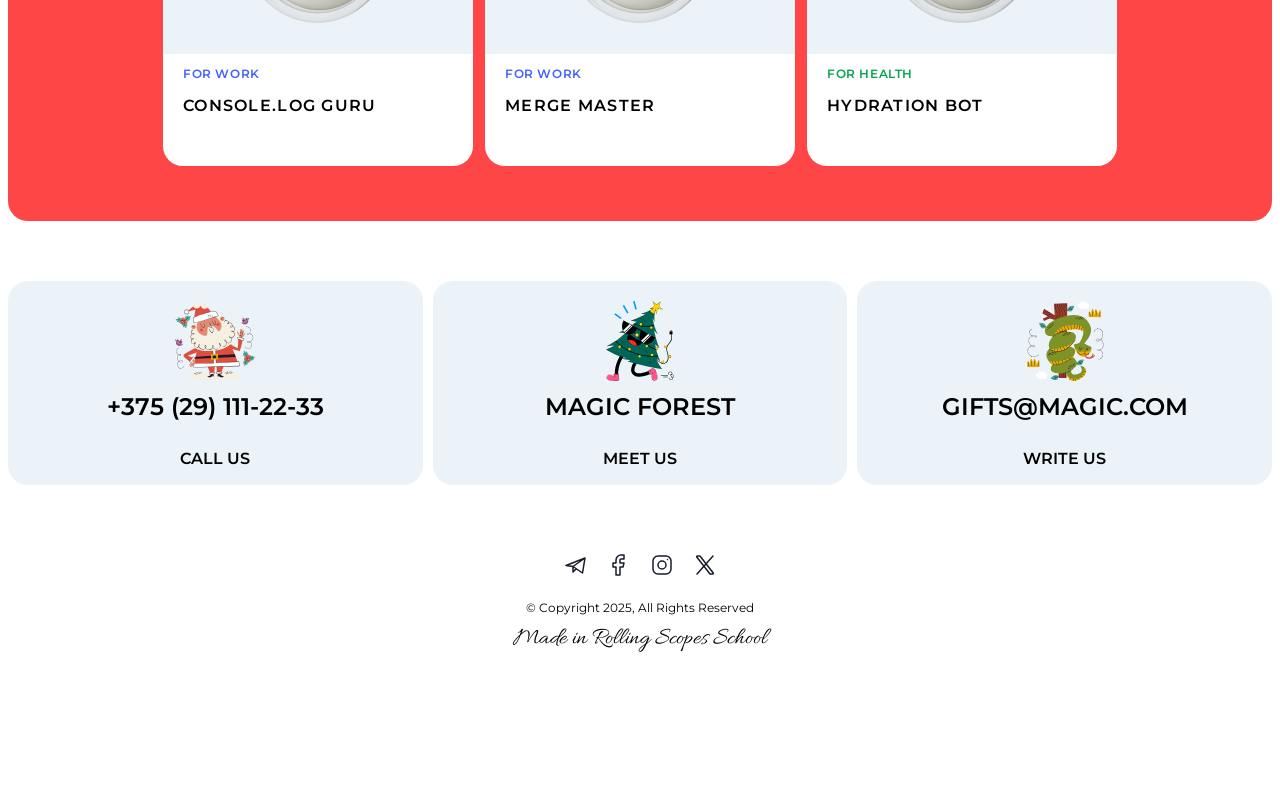
<file: christmas-shop/christmas-shop-gifts.html>
<!DOCTYPE html>
<html lang="en">
<head>
  <meta charset="UTF-8">
  <meta name="viewport" content="width=device-width, initial-scale=1.0">
  <title>Christmas Gifts</title>
  <link rel="stylesheet" href="styles/christmas-shop-gifts.css">
  <link rel="preconnect" href="https://fonts.googleapis.com">
  <link rel="preconnect" href="https://fonts.gstatic.com" crossorigin>
  <link href="https://fonts.googleapis.com/css2?family=Instrument+Serif:ital@0;1&family=Montserrat:ital,wght@0,100..900;1,100..900&display=swap" rel="stylesheet">
  <link rel="preconnect" href="https://fonts.googleapis.com">
  <link rel="preconnect" href="https://fonts.gstatic.com" crossorigin>
  <link href="https://fonts.googleapis.com/css2?family=Allura&family=Instrument+Serif:ital@0;1&family=Montserrat:ital,wght@0,100..900;1,100..900&display=swap" rel="stylesheet">
</head>
<body>
  <div class="wrapper">
<!--Шапка-->
    <header>
      <div class="header">
        <div class="logo">
          <a class="logo__link" href="/rsschool-cv/christmas-shop/christmas-shop-main.html"><img src="images/icons/snowflake.svg" alt="On main page" height="24" width="24">the gifts</a>
        </div>
<!--Навигация-->
      <nav class="header__nav">
        <ul class="nav">
          <li class="nav__item"><a href="/rsschool-cv/christmas-shop/christmas-shop-gifts.html" >Gifts</a></li>
          <li class="nav__item"><a href="#about" >About</a></li>
          <li class="nav__item"><a href="#best" >Best</a></li>
          <li class="nav__item"><a href="#contacts" >Contacts</a></li>
        </ul>
<!--burger-->
      <div class="burger">
        <span></span>
        <span></span>
      </div>
      </nav>
    </div>
  </header>
<!--main-->
  <main class="snapshot">
    <section class="gifts">
      <div class="header_gifts">
        <h1>Achieve health, harmony, and inner strength</h1>
      </div>
<!--Карточки подарков-->
      <div class="catalog">
        <ul class="tabs">
          <li class="tabs__item">all</li>
          <li class="tabs__item">for work</li>
          <li class="tabs__item">for health</li>
          <li class="tabs__item">for harmony</li>
        </ul>
      </div>
        <div class="table">
<!--1-->
          <article class="gift-card snapshot">
          <img src="images/product/gift-for-work.png" alt="Console.log Guru-gift">
          <div class="gift-card__description">
            <p class="gift-card__category gift-card__category_color-1">For work</p>
            <h2 class="gift-card__name">Console.log Guru</h2>
          </div>
        </article>
<!--2-->
        <article class="gift-card snapshot">
          <img src="images/product/gift-for-work.png" alt="Console.log Guru-gift">
          <div class="gift-card__description">
            <p class="gift-card__category gift-card__category_color-1">For work</p>
            <h2 class="gift-card__name">Console.log Guru</h2>
          </div>
        </article>
<!--3-->
        <article class="gift-card snapshot">
          <img src="images/product/gift-for-work.png" alt="Console.log Guru-gift">
          <div class="gift-card__description">
            <p class="gift-card__category gift-card__category_color-1">For work</p>
            <h2 class="gift-card__name">Console.log Guru</h2>
          </div>
        </article>
<!--4-->
        <article class="gift-card snapshot">
          <img src="images/product/gift-for-work.png" alt="Console.log Guru-gift">
          <div class="gift-card__description">
            <p class="gift-card__category gift-card__category_color-1">For work</p>
            <h2 class="gift-card__name">Console.log Guru</h2>
          </div>
        </article>
<!--5 card-->
        <article class="gift-card snapshot">
          <img src="images/product/gift-for-health.png" alt="Hydration Bot-gift">
          <div class="gift-card__description">
            <p class="gift-card__category gift-card__category_color-2">For health</p>
            <h2 class="gift-card__name">Hydration Bot</h2>
          </div>
        </article>
<!--6 card-->
        <article class="gift-card snapshot">
          <img src="images/product/gift-for-work.png" alt="Merge Master-gift">
          <div class="gift-card__description">
            <p class="gift-card__category gift-card__category_color-1">For work</p>
            <h2 class="gift-card__name">Merge Master</h2>
          </div>
        </article>
<!--7 card-->
        <article class="gift-card snapshot">
          <img src="images/product/gift-for-harmony.png" alt="Spontaneous Coding Philosopher-gift">
          <div class="gift-card__description">
            <p class="gift-card__category gift-card__category_color-3">For harmony</p>
            <h2 class="gift-card__name">Spontaneous Coding Philosopher</h2>
          </div>
        </article>
<!--8 card-->
        <article class="gift-card snapshot">
          <img src="images/product/gift-for-work.png" alt="Merge Master-gift">
          <div class="gift-card__description">
            <p class="gift-card__category gift-card__category_color-1">For work</p>
            <h2 class="gift-card__name">Merge Master</h2>
          </div>
        </article>
<!--9 card-->
        <article class="gift-card snapshot">
          <img src="images/product/gift-for-harmony.png" alt="Spontaneous Coding Philosopher-gift">
          <div class="gift-card__description">
            <p class="gift-card__category gift-card__category_color-3">For harmony</p>
            <h2 class="gift-card__name">Spontaneous Coding Philosopher</h2>
          </div>
        </article>
<!--10 card-->
        <article class="gift-card snapshot">
          <img src="images/product/gift-for-work.png" alt="Console.log Guru-gift">
          <div class="gift-card__description">
            <p class="gift-card__category gift-card__category_color-1">For work</p>
            <h2 class="gift-card__name">Console.log Guru</h2>
          </div>
        </article>
<!--11 card-->
        <article class="gift-card snapshot">
          <img src="images/product/gift-for-work.png" alt="Merge Master-gift">
          <div class="gift-card__description">
            <p class="gift-card__category gift-card__category_color-1">For work</p>
            <h2 class="gift-card__name">Merge Master</h2>
          </div>
        </article>
<!--12 card-->
        <article class="gift-card snapshot">
          <img src="images/product/gift-for-health.png" alt="Hydration Bot-gift">
          <div class="gift-card__description">
            <p class="gift-card__category gift-card__category_color-2">For health</p>
            <h2 class="gift-card__name">Hydration Bot</h2>
          </div>
        </article>
      </div>
  </section>
</main>
<!--footer-->
<footer>
<!--contacts-->
    <div class="contacts" id="contacts">
      <div class="block snapshot">
        <img src="images/icons/santa-claus.svg" alt="phone">
        <a class="info" href="tel+375291112233">+375 (29) 111-22-33</a>
        <h2>Call Us</h2>
      </div>
      <div class="block snapshot">
        <img src="images/icons/christmas-tree.svg" alt="adress">
        <p>Magic forest</p>
        <h2>meet us</h2>
      </div>
      <div class="block snapshot">
        <img src="images/icons/snake.svg" alt="email">
        <a class="info" href="mailto:gifts@magic.com">gifts@magic.com</a>
        <h2>write us</h2>
      </div>
    </div>
<!--социалки-->
    <div class="socials">
      <a class="social_icon" href="#"><img src="images/icons/telegram.svg" alt="telegram"></a>
      <a class="social_icon" href="#"><img src="images/icons/facebook.svg" alt="facebook"></a>
      <a class="social_icon" href="#"><img src="images/icons/instagram.svg" alt="instagram"></a>
      <a class="social_icon" href="#"><img src="images/icons/X.svg" alt="twitter"></a>
      <p>© Copyright 2025, All Rights Reserved</p>
      <a class="rss-site caption" href="https://rs.school/">Made in Rolling Scopes School</a>
    </div>
  </footer>
</div>
</body>
</html>
</file>
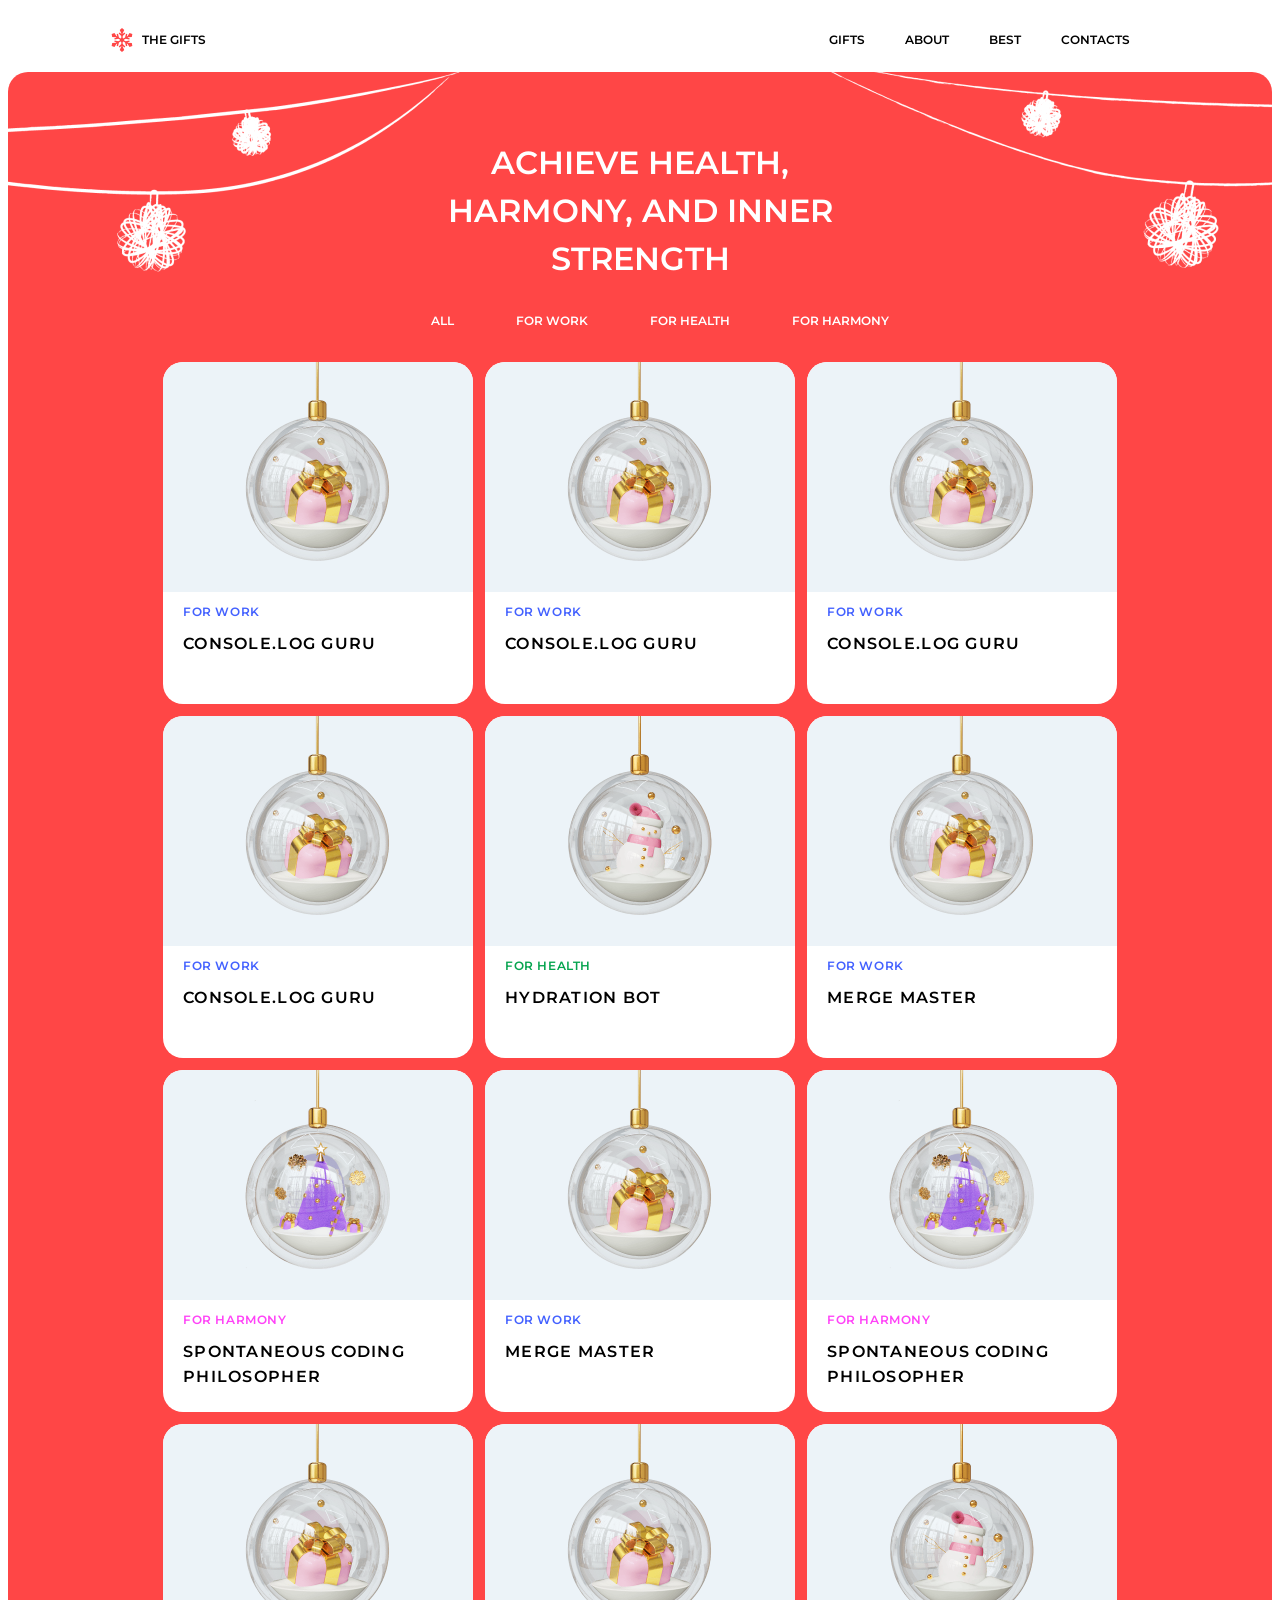
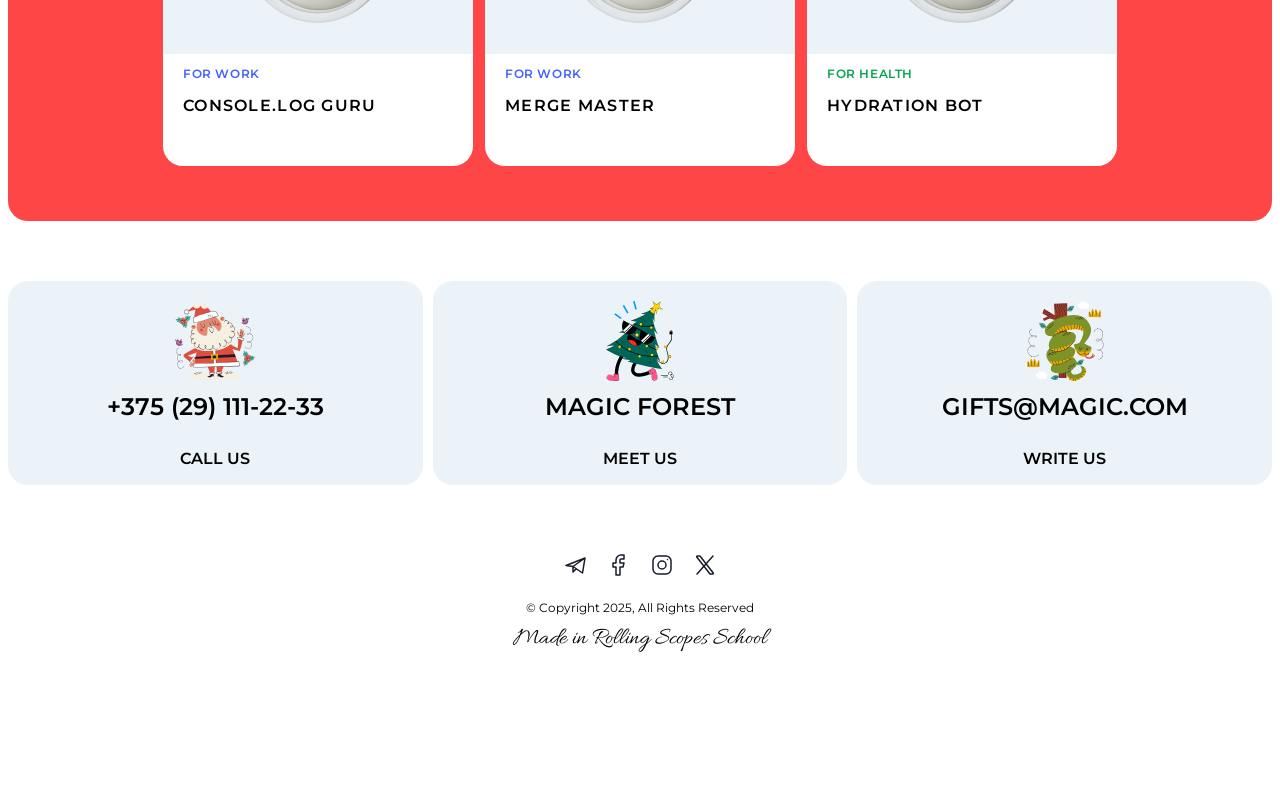
<file: docs/christmas-shop-gifts.html>
<!DOCTYPE html>
<html lang="en">
<head>
  <meta charset="UTF-8">
  <meta name="viewport" content="width=device-width, initial-scale=1.0">
  <title>Christmas Gifts</title>
  <link rel="stylesheet" href="styles/christmas-shop-gifts.css">
  <link rel="preconnect" href="https://fonts.googleapis.com">
  <link rel="preconnect" href="https://fonts.gstatic.com" crossorigin>
  <link href="https://fonts.googleapis.com/css2?family=Instrument+Serif:ital@0;1&family=Montserrat:ital,wght@0,100..900;1,100..900&display=swap" rel="stylesheet">
  <link rel="preconnect" href="https://fonts.googleapis.com">
  <link rel="preconnect" href="https://fonts.gstatic.com" crossorigin>
  <link href="https://fonts.googleapis.com/css2?family=Allura&family=Instrument+Serif:ital@0;1&family=Montserrat:ital,wght@0,100..900;1,100..900&display=swap" rel="stylesheet">
</head>
<body>
  <div class="wrapper">
<!--header-->
    <header>
      <div class="header">
        <div class="logo">
          <a class="logo__link" href="/rsschool-cv/christmas-shop/christmas-shop-main.html"><img src="images/icons/snowflake.svg" alt="On main page" height="24" width="24">the gifts</a>
        </div>
<!--nav-->
      <nav class="header__nav">
        <ul class="nav">
          <li class="nav__item"><a href="/rsschool-cv/christmas-shop/christmas-shop-gifts.html" >Gifts</a></li>
          <li class="nav__item"><a href="#about" >About</a></li>
          <li class="nav__item"><a href="#best" >Best</a></li>
          <li class="nav__item"><a href="#contacts" >Contacts</a></li>
        </ul>
<!--burger-->
      <div class="burger">
        <span></span>
        <span></span>
      </div>
      </nav>
    </div>
  </header>
<!--main-->
  <main class="snapshot">
    <section class="gifts">
      <div class="header_gifts">
        <h1>Achieve health, harmony, and inner strength</h1>
      </div>
<!--gifts catalog-->
      <div class="catalog">
        <ul class="tabs">
          <li class="tabs__item">all</li>
          <li class="tabs__item">for work</li>
          <li class="tabs__item">for health</li>
          <li class="tabs__item">for harmony</li>
        </ul>
      </div>
        <div class="table">
<!--1-->
          <article class="gift-card snapshot">
          <img src="images/product/gift-for-work.png" alt="Console.log Guru-gift">
          <div class="gift-card__description">
            <p class="gift-card__category gift-card__category_color-1">For work</p>
            <h2 class="gift-card__name">Console.log Guru</h2>
          </div>
        </article>
<!--2-->
        <article class="gift-card snapshot">
          <img src="images/product/gift-for-work.png" alt="Console.log Guru-gift">
          <div class="gift-card__description">
            <p class="gift-card__category gift-card__category_color-1">For work</p>
            <h2 class="gift-card__name">Console.log Guru</h2>
          </div>
        </article>
<!--3-->
        <article class="gift-card snapshot">
          <img src="images/product/gift-for-work.png" alt="Console.log Guru-gift">
          <div class="gift-card__description">
            <p class="gift-card__category gift-card__category_color-1">For work</p>
            <h2 class="gift-card__name">Console.log Guru</h2>
          </div>
        </article>
<!--4-->
        <article class="gift-card snapshot">
          <img src="images/product/gift-for-work.png" alt="Console.log Guru-gift">
          <div class="gift-card__description">
            <p class="gift-card__category gift-card__category_color-1">For work</p>
            <h2 class="gift-card__name">Console.log Guru</h2>
          </div>
        </article>
<!--5 card-->
        <article class="gift-card snapshot">
          <img src="images/product/gift-for-health.png" alt="Hydration Bot-gift">
          <div class="gift-card__description">
            <p class="gift-card__category gift-card__category_color-2">For health</p>
            <h2 class="gift-card__name">Hydration Bot</h2>
          </div>
        </article>
<!--6 card-->
        <article class="gift-card snapshot">
          <img src="images/product/gift-for-work.png" alt="Merge Master-gift">
          <div class="gift-card__description">
            <p class="gift-card__category gift-card__category_color-1">For work</p>
            <h2 class="gift-card__name">Merge Master</h2>
          </div>
        </article>
<!--7 card-->
        <article class="gift-card snapshot">
          <img src="images/product/gift-for-harmony.png" alt="Spontaneous Coding Philosopher-gift">
          <div class="gift-card__description">
            <p class="gift-card__category gift-card__category_color-3">For harmony</p>
            <h2 class="gift-card__name">Spontaneous Coding Philosopher</h2>
          </div>
        </article>
<!--8 card-->
        <article class="gift-card snapshot">
          <img src="images/product/gift-for-work.png" alt="Merge Master-gift">
          <div class="gift-card__description">
            <p class="gift-card__category gift-card__category_color-1">For work</p>
            <h2 class="gift-card__name">Merge Master</h2>
          </div>
        </article>
<!--9 card-->
        <article class="gift-card snapshot">
          <img src="images/product/gift-for-harmony.png" alt="Spontaneous Coding Philosopher-gift">
          <div class="gift-card__description">
            <p class="gift-card__category gift-card__category_color-3">For harmony</p>
            <h2 class="gift-card__name">Spontaneous Coding Philosopher</h2>
          </div>
        </article>
<!--10 card-->
        <article class="gift-card snapshot">
          <img src="images/product/gift-for-work.png" alt="Console.log Guru-gift">
          <div class="gift-card__description">
            <p class="gift-card__category gift-card__category_color-1">For work</p>
            <h2 class="gift-card__name">Console.log Guru</h2>
          </div>
        </article>
<!--11 card-->
        <article class="gift-card snapshot">
          <img src="images/product/gift-for-work.png" alt="Merge Master-gift">
          <div class="gift-card__description">
            <p class="gift-card__category gift-card__category_color-1">For work</p>
            <h2 class="gift-card__name">Merge Master</h2>
          </div>
        </article>
<!--12 card-->
        <article class="gift-card snapshot">
          <img src="images/product/gift-for-health.png" alt="Hydration Bot-gift">
          <div class="gift-card__description">
            <p class="gift-card__category gift-card__category_color-2">For health</p>
            <h2 class="gift-card__name">Hydration Bot</h2>
          </div>
        </article>
      </div>
  </section>
</main>
<!--footer-->
<footer>
<!--contacts-->
    <div class="contacts" id="contacts">
      <div class="block snapshot">
        <img src="images/icons/santa-claus.svg" alt="phone">
        <a class="info" href="tel+375291112233">+375 (29) 111-22-33</a>
        <h2>Call Us</h2>
      </div>
      <div class="block snapshot">
        <img src="images/icons/christmas-tree.svg" alt="adress">
        <p>Magic forest</p>
        <h2>meet us</h2>
      </div>
      <div class="block snapshot">
        <img src="images/icons/snake.svg" alt="email">
        <a class="info" href="mailto:gifts@magic.com">gifts@magic.com</a>
        <h2>write us</h2>
      </div>
    </div>
<!--социалки-->
    <div class="socials">
      <a class="social_icon" href="#"><img src="images/icons/telegram.svg" alt="telegram"></a>
      <a class="social_icon" href="#"><img src="images/icons/facebook.svg" alt="facebook"></a>
      <a class="social_icon" href="#"><img src="images/icons/instagram.svg" alt="instagram"></a>
      <a class="social_icon" href="#"><img src="images/icons/X.svg" alt="twitter"></a>
      <p>© Copyright 2025, All Rights Reserved</p>
      <a class="rss-site caption" href="https://rs.school/">Made in Rolling Scopes School</a>
    </div>
  </footer>
</div>
</body>
</html>
</file>
<file: styles/christmas-shop-main.css>
/**/

html, button {
  font-size: 12px;
  font-family: Montserrat, sans-serif;
  background-color: white;
}

html {
  scroll-behavior: smooth;
}

.caption {
  font-family: Allura, serif;
  font-weight: 400;
  font-size: 24px;
  letter-spacing:  5%;
  line-height:  100%;
  color: white;
  display: block;
}

.wrapper {
  max-width: 1440px;
  margin: 0 auto;
}

h2 {
  font-weight: 600;
  font-size: 24px;
  line-height: 152%;
  letter-spacing: 0.16em;
  text-transform: uppercase;
}

/*header*/

.header {
  display: flex;
  justify-content: space-between;
  align-items: center;
  text-transform: uppercase;
  font-weight: 600;
  font-size: 12px;
  line-height: 130%;
  letter-spacing: 5%;
  height: 64px;
  margin-left: 82px;
  margin-right: 82px;
}

/*logo*/
.logo {
  padding: 8px 20px;
  cursor: pointer;
}

.logo__link {
  display: flex;
  justify-content: center;
  align-items: center;
  gap: 8px;
  text-decoration: none;
  color: inherit;
}

/*nav*/
.header__nav {
  display: flex;
  flex-direction: row-reverse;
  justify-content: center;
  padding: 0;
  box-sizing: border-box;
}

.nav {
  display: flex;
  justify-content: space-between;
}

.nav__item {
  list-style: none;
}

.nav__link {
  text-decoration: none;
  color: inherit;
  padding: 12px 20px;
}

.nav__link:hover {
  color: red;
  background-color: rgb(255, 70, 70, 0.1);
}
/*burger*/
.burger {
  width: 40px;
  height: 40px;
  padding: 0;
  display: flex;
  flex-direction: column;
  justify-content: space-evenly;
  visibility: hidden;
}

.burger span {
  display: block;
  height: 1px;
  width: 60%;
  background-color: black;
  border-radius: 2px;
}

/*main*/
main {
  background-color: rgb(255, 70, 70);
  border-radius: 20px;
}

section {
  background-repeat: no-repeat;
  background-size: cover;
  background-position: center;
}

/*section hero*/

.hero {
  background-image: url('../images/pictures/bg-ball.png');
}

.hero_in {
  max-width: 436px;
  height: 524px;
  display: flex;
  flex-direction: column;
  justify-content: center;
  align-items: center;
  margin-left: auto;
  margin-right: auto;
}

h1 {
  color:white;
  font-weight: 600;
  font-size: 32px;
  text-transform: uppercase;
  line-height: 150%;
  letter-spacing: 18%;
  text-align: center;
  margin-top: 20px;
}

.search-button {
  display: inline-block;
  text-align: center;
  position: relative;
  color: white;
  background-color: rgb(24, 28, 41, 0.8);
  border-radius: 20px;
  width: 235px;
  height: 56px;
}

.search-button span {
  position: absolute;
  width: 100%;
  height: 100%;
  top: 0;
  left: 0;
  padding: 20px;
  box-sizing: border-box;
  font-size: 12px;
  font-weight: 600;
  line-height: 130%;
  letter-spacing: 5%;
  text-transform: uppercase;
}

.search-button:hover {
  background-color: white;
  color: black;
}
/*about*/

.about {
  position: relative;
  height: 648px;
  background-image: url('../images/pictures/bg-snow.png');
  display: flex;
  justify-content: space-around;
  align-items: center;
}

.about__in {
  position: absolute;
  width: 1276px;
  height: 528px;
  background-color: #ECF3F8;
  margin-left: auto;
  margin-right: auto;
  z-index: 0;
  border-radius: 0 20px 20px 0;
}

.description {
  position: absolute;
  max-width: 426px;
  height: 328px;
  left: 60px;
  top: 100px;
  display: flex;
  flex-direction: column;
  justify-content: center;
  box-sizing: border-box;
  padding: 60px 0;
}

 .description h2 {
  color: black;
  margin: 20px auto;
}

.description span {
  color:rgb(255, 70, 70);
}

.snapshot.picture {
  position: absolute;
  top: 0;
  right: 0;
  z-index: 1;
}

.snapshot {
  border-radius: 20px;
  overflow: hidden;
}

p {
  font-size: 16px
}

/* best-gifts*/

.best-gifts {
  height: 554px;
  background-image: url('../images/pictures/bg-snow.png');
  display: flex;
  flex-direction: column;
  justify-content: center;
}

h2 {
  color: white;
  margin: 12px auto;
  box-sizing: border-box;
}

.gift-title {
  text-align: center;
}

.gift-menu {
  display: flex;
  justify-content: center;
  gap: 12px;
}

.gift-card {
  position: relative;
  width: 310px;
  height: 342px;
  display: flex;
  flex-direction: column;
  background-color: #FFFFFF;
  margin-bottom: 10px;
}

.gift-card img {
  background-color: #ECF3F8;
  display: block;
  width: 100%;
  height: 230px;
  padding: 0;
  box-sizing: border-box;
  margin: 0;
}

.gift-card__description {
  box-sizing: border-box;
  padding: 0 20px;
}

.gift-card__name {
  font-weight: 600;
  font-size: 16px;
  line-height: 152%;
  letter-spacing: 0.08em;
  text-transform: uppercase;
}

.gift-card__name:hover {
  color: red;
}

.gift-card__category {
  font-weight: 600;
  font-size: 12px;
  line-height: 130%;
  letter-spacing: 0.05em;
  text-transform: uppercase;
}

.gift-card__category_color-1 {
  color: #4361FF;
}

.gift-card__category_color-2 {
  color: #06A44F;
}

.gift-card__category_color-3 {
  color: #FF43F7;
}

/*слайдер*/

.slider {
  height: 488px;
  display: flex;
  flex-direction: column;
  justify-content: center;
  align-items: center;
  background-image: url('../images/pictures/bg-snow.png');
 }

.slider__title {
  text-align: center;
  color: #FFFFFF;
}

.slider__gallery {
  max-width: 1276px;
  height: 200px;
  display: flex;
  justify-content: flex-start;
  align-items: center;
  margin-bottom: 20px;
}

.slider__gallery-text {
  font-weight: 600;
  font-size: 80px;
  text-transform: uppercase;
  text-align: center;
  color: #FFFFFF;
}

.slider__gallery-image {
  display: block;
  margin-right: 20px;
  margin-left: 20px;
  min-width: 200px;
  height: 200px;
}

.left-arrow,
.right-arrow {
  display: flex;
  flex-direction: column;
  justify-content: space-evenly;
}

.slider__button {
  align-self: flex-end;
  margin: 0 82px;
  display: flex;
  justify-content: center;
  align-items: center;
  gap: 20px;
}

.btn {
  padding: 16px;
  border: 1px solid rgb(255, 255, 255);
  border-radius: 20px;
  width: 56px;
  height: 56px;
  background-color: transparent;
}

.btn__inactive {
  border: 1px solid rgb(255, 255, 255, 0.4);
}

.slider__gallery-image img {
  max-width: 100%;
  height: auto;
}

/*cta*/
.cta {
  background-image: url('../images/pictures/bg-forest.png');
}

.cta__container {
  max-width: 426px;
  height: 668px;
  margin-left: auto;
  margin-right: auto;
  display: flex;
  flex-direction: column;
  justify-content: center;
  align-items: center;
}

.cta_header {
  text-align: center;
}

.timer .caption {
  text-align: center;
}

.timer__form {
  display: flex;
  justify-content: center;
  align-items: center;
  color: white;
  background-color: rgb(255, 255, 255, 0.4);
  width: 344px;
  height: 72px;
  margin-top: 8px;
  padding: 0;
}

.separator {
  padding: 0;
  margin: 0;
}

.day,
.hour,
.minute,
.second {
  width: 80px;
  text-align: center;
  display: flex;
  flex-direction: column;
  justify-content: center;
  align-items: center;
  margin: 0;
}

.time {
  text-align: center;
  margin-bottom: 0;
  font-size: 24px;
  font-weight: 600;
  letter-spacing: 16%;
  line-height: 152%;
  text-transform: uppercase;
}

.dd,
.hh,
.mm,
.ss {
  margin-top: 0;
  font-size: 12px;
  font-weight: 600;
  letter-spacing:  5%;
  line-height:  130%;
  text-transform: uppercase;
  margin-bottom: 20px;
}

/*footer*/

footer {
  height: 496px;
}

.contacts {
  display: flex;
  justify-content: center;
  gap: 10px;
  margin-top: 60px;
  margin-bottom: 60px;
}

h3 {
  font-size: 16px;
  font-weight: 600;
  line-height:  152%;
  letter-spacing:  8%;
  text-transform: uppercase;
}

.info {
  display: block;
  text-decoration: none;
  color: inherit;
}

.block {
  background-color: rgb(236, 243, 248);
  width: 420px;
  height: 204px;
  display: flex;
  flex-direction: column;
  justify-content: space-around;
  align-items: center;
  text-align: center;
  padding: 20px;
  box-sizing: border-box;
}

.block img {
  display: block;
  width: 80px;
  height: 80px;
}

.block > a,
.block > p {
  font-weight: 600;
  font-size: 24px;
  letter-spacing:  16%;
  line-height:  152%;
  text-transform: uppercase;
  margin: auto 0;
}

.socials {
  margin: 0;
  padding: 0;
  text-align: center;
}

.social_icon {
  display: inline-block; /* остаёмся в строке */
  width: 40px;
  height: 40px;
  position: relative;
}

.social_icon img {
  position: absolute;
  top:50%;
  left: 50%;
  transform: translate(-50%, -50%);
}

.rss-site {
  text-decoration: none;
  color: black;
}

.rss-site:hover {
  color: red;
}
</file>
<file: docs/styles/christmas-shop-main.css>
/**/

html, button {
  font-size: 12px;
  font-family: Montserrat;
  background-color: white;
}

html {
  scroll-behavior: smooth;
}

.caption {
  font-family: Allura;
  font-weight: 400;
  font-size: 24px;
  letter-spacing:  5%;
  line-height:  100%;
  color: white;
  display: block;
}

.wrapper {
  max-width: 1440px;
  margin: 0 auto;
}

h2 {
  font-weight: 600;
  font-size: 24px;
  line-height: 152%;
  letter-spacing: 0.16em;
  text-transform: uppercase;
}

/*header*/

.header {
  display: flex;
  justify-content: space-between;
  align-items: center;
  text-transform: uppercase;
  font-weight: 600;
  font-size: 12px;
  line-height: 130%;
  letter-spacing: 5%;
  height: 64px;
  margin-left: 82px;
  margin-right: 82px;
}

/*logo*/
.logo {
  padding: 8px 20px;
  cursor: pointer;
}

.logo__link {
  display: flex;
  justify-content: center;
  align-items: center;
  gap: 8px;
  text-decoration: none;
  color: inherit;
}

/*nav*/
.header__nav {
  display: flex;
  flex-direction: row-reverse;
  justify-content: center;
  padding: 0;
  box-sizing: border-box;
}

.nav {
  display: flex;
  justify-content: space-between;
}

.nav__item {
  list-style: none;
}

.nav__link {
  text-decoration: none;
  color: inherit;
  padding: 12px 20px;
}

.nav__link:hover {
  color: red;
  background-color: rgb(255, 70, 70, 0.1);
}
/*burger*/
.burger {
  width: 40px;
  height: 40px;
  padding: 0;
  display: flex;
  flex-direction: column;
  justify-content: space-evenly;
  visibility: hidden;
}

.burger span {
  display: block;
  height: 1px;
  width: 60%;
  background-color: black;
  border-radius: 2px;
}

/*main*/
main {
  background-color: rgb(255, 70, 70);
  border-radius: 20px;
}

section {
  background-repeat: no-repeat;
  background-size: cover;
  background-position: center;
}

/*section hero*/

.hero {
  background-image: url('../images/pictures/bg-ball.png');
}

.hero_in {
  max-width: 436px;
  height: 524px;
  display: flex;
  flex-direction: column;
  justify-content: center;
  align-items: center;
  margin-left: auto;
  margin-right: auto;
}

h1 {
  color:white;
  font-weight: 600;
  font-size: 32px;
  text-transform: uppercase;
  line-height: 150%;
  letter-spacing: 18%;
  text-align: center;
  margin-top: 20px;
}

.search-button {
  display: inline-block;
  text-align: center;
  position: relative;
  color: white;
  background-color: rgb(24, 28, 41, 0.8);
  border-radius: 20px;
  width: 235px;
  height: 56px;
}

.search-button span {
  position: absolute;
  width: 100%;
  height: 100%;
  top: 0;
  left: 0;
  padding: 20px;
  box-sizing: border-box;
  font-size: 12px;
  font-weight: 600;
  line-height: 130%;
  letter-spacing: 5%;
  text-transform: uppercase;
}

.search-button:hover {
  background-color: white;
  color: black;
}
/*about*/

.about {
  position: relative;
  height: 648px;
  background-image: url('../images/pictures/bg-snow.png');
  display: flex;
  justify-content: space-around;
  align-items: center;
}

.about__in {
  position: absolute;
  width: 1276px;
  height: 528px;
  background-color: #ECF3F8;
  margin-left: auto;
  margin-right: auto;
  z-index: 0;
  border-radius: 0 20px 20px 0;
}

.description {
  position: absolute;
  max-width: 426px;
  height: 328px;
  left: 60px;
  top: 100px;
  display: flex;
  flex-direction: column;
  justify-content: center;
  box-sizing: border-box;
  padding: 60px 0;
}

 .description h2 {
  color: black;
  margin: 20px auto;
}

.description span {
  color:rgb(255, 70, 70);
}

.snapshot.picture {
  position: absolute;
  top: 0;
  right: 0;
  z-index: 1;
}

.snapshot {
  border-radius: 20px;
  overflow: hidden;
}

p {
  font-size: 16px
}

/* best-gifts*/

.best-gifts {
  height: 554px;
  background-image: url('../images/pictures/bg-snow.png');
  display: flex;
  flex-direction: column;
  justify-content: center;
}

h2 {
  color: white;
  margin: 12px auto;
  box-sizing: border-box;
}

.gift-title {
  text-align: center;
}

.gift-menu {
  display: flex;
  justify-content: center;
  gap: 12px;
}

.gift-card {
  position: relative;
  width: 310px;
  height: 342px;
  display: flex;
  flex-direction: column;
  background-color: #FFFFFF;
  margin-bottom: 10px;
}

.gift-card img {
  background-color: #ECF3F8;
  display: block;
  width: 100%;
  height: 230px;
  padding: 0;
  box-sizing: border-box;
  margin: 0;
}

.gift-card__description {
  box-sizing: border-box;
  padding: 0 20px;
}

.gift-card__name {
  font-weight: 600;
  font-size: 16px;
  line-height: 152%;
  letter-spacing: 0.08em;
  text-transform: uppercase;
}

.gift-card__name:hover {
  color: red;
}

.gift-card__category {
  font-weight: 600;
  font-size: 12px;
  line-height: 130%;
  letter-spacing: 0.05em;
  text-transform: uppercase;
}

.gift-card__category_color-1 {
  color: #4361FF;
}

.gift-card__category_color-2 {
  color: #06A44F;
}

.gift-card__category_color-3 {
  color: #FF43F7;
}

/*слайдер*/

.slider {
  height: 488px;
  display: flex;
  flex-direction: column;
  justify-content: center;
  align-items: center;
  background-image: url('../images/pictures/bg-snow.png');
 }

.slider__title {
  text-align: center;
  color: #FFFFFF;
}

.slider__gallery {
  max-width: 1276px;
  height: 200px;
  display: flex;
  justify-content: flex-start;
  align-items: center;
  margin-bottom: 20px;
}

.slider__gallery-text {
  font-weight: 600;
  font-size: 80px;
  text-transform: uppercase;
  text-align: center;
  color: #FFFFFF;
}

.slider__gallery-image {
  display: block;
  margin-right: 20px;
  margin-left: 20px;
  min-width: 200px;
  height: 200px;
}

.left-arrow,
.right-arrow {
  display: flex;
  flex-direction: column;
  justify-content: space-evenly;
}

.slider__button {
  align-self: flex-end;
  margin: 0 82px;
  display: flex;
  justify-content: center;
  align-items: center;
  gap: 20px;
}

.btn {
  padding: 16px;
  border: 1px solid rgb(255, 255, 255);
  border-radius: 20px;
  width: 56px;
  height: 56px;
  background-color: transparent;
}

.btn__inactive {
  border: 1px solid rgb(255, 255, 255, 0.4);
}

.slider__gallery-image img {
  max-width: 100%;
  height: auto;
}

/*cta*/
.cta {
  background-image: url('../images/pictures/bg-forest.png');
}

.cta__container {
  max-width: 426px;
  height: 668px;
  margin-left: auto;
  margin-right: auto;
  display: flex;
  flex-direction: column;
  justify-content: center;
  align-items: center;
}

.cta_header {
  text-align: center;
}

.timer .caption {
  text-align: center;
}

.timer__form {
  display: flex;
  justify-content: center;
  align-items: center;
  color: white;
  background-color: rgb(255, 255, 255, 0.4);
  width: 344px;
  height: 72px;
  margin-top: 8px;
  padding: 0;
}

.separator {
  padding: 0;
  margin: 0;
}

.day,
.hour,
.minute,
.second {
  width: 80px;
  text-align: center;
  display: flex;
  flex-direction: column;
  justify-content: center;
  align-items: center;
  margin: 0;
}

.time {
  text-align: center;
  margin-bottom: 0;
  font-size: 24px;
  font-weight: 600;
  letter-spacing: 16%;
  line-height: 152%;
  text-transform: uppercase;
}

.dd,
.hh,
.mm,
.ss {
  margin-top: 0;
  font-size: 12px;
  font-weight: 600;
  letter-spacing:  5%;
  line-height:  130%;
  text-transform: uppercase;
  margin-bottom: 20px;
}

/*footer*/

footer {
  height: 496px;
}

.contacts {
  display: flex;
  justify-content: center;
  gap: 10px;
  margin-top: 60px;
  margin-bottom: 60px;
}

h3 {
  font-size: 16px;
  font-weight: 600;
  line-height:  152%;
  letter-spacing:  8%;
  text-transform: uppercase;
}

.info {
  display: block;
  text-decoration: none;
  color: inherit;
}

.block {
  background-color: rgb(236, 243, 248);
  width: 420px;
  height: 204px;
  display: flex;
  flex-direction: column;
  justify-content: space-around;
  align-items: center;
  text-align: center;
  padding: 20px;
  box-sizing: border-box;
}

.block img {
  display: block;
  width: 80px;
  height: 80px;
}

.block > a,
.block > p {
  font-weight: 600;
  font-size: 24px;
  letter-spacing:  16%;
  line-height:  152%;
  text-transform: uppercase;
  margin: auto 0;
}

.socials {
  margin: 0;
  padding: 0;
  text-align: center;
}

.social_icon {
  display: inline-block; /* остаёмся в строке */
  width: 40px;
  height: 40px;
  position: relative;
}

.social_icon img {
  position: absolute;
  top:50%;
  left: 50%;
  transform: translate(-50%, -50%);
}

.rss-site {
  text-decoration: none;
  color: black;
}

.rss-site:hover {
  color: red;
}
</file>
<file: styles/christmas-shop-gifts.css>
html, button {
  font-size: 12px;
  font-family: Montserrat, sans-serif;
  background-color: white;
}

html {
  scroll-behavior: smooth;
}

.wrapper {
  max-width: 1440px;
  margin: 0 auto;
}

.caption {
  font-family: Allura,serif;
  font-weight: 400;
  font-size: 24px;
  letter-spacing:  5%;
  line-height:  100%;
  color: white;
  display: block;
}

/*header*/

.header {
  display: flex;
  justify-content: space-between;
  align-items: center;
  text-transform: uppercase;
  font-weight: 600;
  font-size: 12px;
  line-height: 130%;
  letter-spacing: 5%;
  height: 64px;
  margin-left: 82px;
  margin-right: 82px;
}

/*logo*/
.logo {
  padding: 8px 20px;
  cursor: pointer;
}

.logo__link {
  display: flex;
  justify-content: center;
  align-items: center;
  gap: 8px;
  text-decoration: none;
  color: inherit;
}

/*nav*/
.header__nav {
  display: flex;
  justify-content: flex-end;
}

.nav {
  display: flex;
  justify-content: space-between;
}

.nav__item {
  list-style: none;
}

.nav__item a {
  text-decoration: none;
  color: inherit;
  padding: 12px 20px;
}

.nav__item:not(:first-child) a:hover {
  color: red;
  background-color: rgb(255, 70, 70, 0.1);
}

/*burger*/
.burger {
  width: 40px;
  height: 40px;
  padding: 0;
  display: flex;
  flex-direction: column;
  justify-content: space-evenly;
  visibility: hidden;
}

.burger span {
  display: block;
  height: 1px;
  width: 60%;
  border-radius: 2px;
}

/*main*/
main {
  background-color: rgb(255, 70, 70);
  border-radius: 20px;
  background-image: url('../images/pictures/bg-garland.png');
  background-repeat: no-repeat;
  background-size: 1440px 200px;
  background-position: top;
  padding-bottom: 55px;

}

.snapshot {
  border-radius: 20px;
  overflow: hidden;
}

.gifts {
  display: flex;
  flex-direction: column;
  justify-content: flex-start;
  align-items: center;
}

.header_gifts {
  height: 200px;
  width: 426px;
  padding-top: 40px;
}

h1 {
  color: white;
  text-align: center;
  font-family: Montserrat;
  text-transform: uppercase;
  font-weight: 600;
  line-height:  150%;
  letter-spacing:  18%;
  font-size: 32px;
  box-sizing: border-box;
}

.tabs {
  list-style: none;
  display: flex;
  justify-content: center;
  align-items: center;
  gap: 60px;
  margin-top: 0;
}

.tabs__item:first-child:hover{
  user-select: none;
  border-color: transparent;
  background-color: transparent;
}

.tabs__item {
  color: white;
  box-sizing: border-box;
  border: 1px solid transparent;
  margin-bottom: 20px;
  font-size: 12px;
  font-weight: 600;
  line-height: 130%;
  letter-spacing: 5%;
  text-transform: uppercase;
}

.tabs__item:hover {
  color: white;
  border-color: white;
  border-radius: 10px;
  background-color: rgb(255, 255, 255, 0.4);
}


.table {
  display: flex;
  flex-wrap: wrap;
  justify-content: center;
  align-items: center;
  gap: 12px;
}

.gift-card {
  width: 310px;
  height: 342px;
  display: inline-flex;
  flex-direction: column;
  background-color: #FFFFFF;
}

.gift-card img {
  background-color: #ECF3F8;
  display: block;
  width: 100%;
  height: 230px;
  padding: 0;
  box-sizing: border-box;
  margin: 0;
}

.gift-card__description {
  box-sizing: border-box;
  padding: 0 20px;
}

.gift-card__name {
  font-weight: 600;
  font-size: 16px;
  line-height: 152%;
  letter-spacing: 0.08em;
  text-transform: uppercase;
}

.gift-card__name:hover {
  color: red;
}

.gift-card__category {
  font-weight: 600;
  font-size: 12px;
  line-height: 130%;
  letter-spacing: 0.05em;
  text-transform: uppercase;
}

.gift-card__category_color-1 {
  color: #4361FF;
}

.gift-card__category_color-2 {
  color: #06A44F;
}

.gift-card__category_color-3 {
  color: #FF43F7;
}

/*footer*/

footer {
  height: 496px;
}

.contacts {
  display: flex;
  justify-content: center;
  gap: 10px;
  margin-top: 60px;
  margin-bottom: 60px;
}

h2 {
  font-size: 16px;
  font-weight: 600;
  line-height:  152%;
  letter-spacing:  8%;
  text-transform: uppercase;
}

.info {
  display: block;
  text-decoration: none;
  color: inherit;
}

.block {
  background-color: rgb(236, 243, 248);
  width: 420px;
  height: 204px;
  display: flex;
  flex-direction: column;
  justify-content: space-around;
  align-items: center;
  text-align: center;
  padding-top: 20px;
  box-sizing: border-box;
}

.block img {
  display: block;
  width: 80px;
  height: 80px;
}

.block > a,
.block > p {
  font-weight: 600;
  font-size: 24px;
  letter-spacing:  16%;
  line-height:  152%;
  text-transform: uppercase;
  margin: auto 0;
}

.socials {
  margin: 0;
  padding: 0;
  text-align: center;
}

.social_icon {
  display: inline-block;
  width: 40px;
  height: 40px;
  position: relative;
}

.social_icon img {
  position: absolute;
  top:50%;
  left: 50%;
  transform: translate(-50%, -50%);
}

.rss-site {
  text-decoration: none;
  color: black;
}

.rss-site:hover {
  color: red;
}
</file>
<file: christmas-shop/styles/christmas-shop-gifts.css>
html, button {
  font-size: 12px;
  font-family: Montserrat;
  background-color: white;
}

html {
  scroll-behavior: smooth;
}

.wrapper {
  max-width: 1440px;
  margin: 0 auto;
}

.caption {
  font-family: Allura;
  font-weight: 400;
  font-size: 24px;
  letter-spacing:  5%;
  line-height:  100%;
  color: white;
  display: block;
}

/*header*/

.header {
  display: flex;
  justify-content: space-between;
  align-items: center;
  text-transform: uppercase;
  font-weight: 600;
  font-size: 12px;
  line-height: 130%;
  letter-spacing: 5%;
  height: 64px;
  margin-left: 82px;
  margin-right: 82px;
}

/*logo*/
.logo {
  padding: 8px 20px;
  cursor: pointer;
}

.logo__link {
  display: flex;
  justify-content: center;
  align-items: center;
  gap: 8px;
  text-decoration: none;
  color: inherit;
}

/*nav*/
.header__nav {
  display: flex;
  justify-content: flex-end;
}

.nav {
  display: flex;
  justify-content: space-between;
}

.nav__item {
  list-style: none;
}

.nav__item a {
  text-decoration: none;
  color: inherit;
  padding: 12px 20px;
}

.nav__item:not(:first-child) a:hover {
  color: red;
  background-color: rgb(255, 70, 70, 0.1);
}

/*burger*/
.burger {
  width: 40px;
  height: 40px;
  padding: 0;
  display: flex;
  flex-direction: column;
  justify-content: space-evenly;
  visibility: hidden;
}

.burger span {
  display: block;
  height: 1px;
  width: 60%;
  border-radius: 2px;
}

/*main*/
main {
  background-color: rgb(255, 70, 70);
  border-radius: 20px;
  background-image: url('../images/pictures/bg-garland.png');
  background-repeat: no-repeat;
  background-size: 1440px 200px;
  background-position: top;
  padding-bottom: 55px;

}

.snapshot {
  border-radius: 20px;
  overflow: hidden;
}

.gifts {
  display: flex;
  flex-direction: column;
  justify-content: flex-start;
  align-items: center;
}

.header_gifts {
  height: 200px;
  width: 426px;
  padding-top: 40px;
}

h1 {
  color: white;
  text-align: center;
  font-family: Montserrat;
  text-transform: uppercase;
  font-weight: 600;
  line-height:  150%;
  letter-spacing:  18%;
  font-size: 32px;
  box-sizing: border-box;
}

.tabs {
  list-style: none;
  display: flex;
  justify-content: center;
  align-items: center;
  gap: 60px;
  margin-top: 0;
}

.tabs__item:first-child:hover{
  user-select: none;
  border-color: transparent;
  background-color: transparent;
}

.tabs__item {
  color: white;
  box-sizing: border-box;
  border: 1px solid transparent;
  margin-bottom: 20px;
  font-size: 12px;
  font-weight: 600;
  line-height: 130%;
  letter-spacing: 5%;
  text-transform: uppercase;
}

.tabs__item:hover {
  color: white;
  border-color: white;
  border-radius: 10px;
  background-color: rgb(255, 255, 255, 0.4);
}


.table {
  display: flex;
  flex-wrap: wrap;
  justify-content: center;
  align-items: center;
  gap: 12px;
}

.gift-card {
  width: 310px;
  height: 342px;
  display: inline-flex;
  flex-direction: column;
  background-color: #FFFFFF;
}

.gift-card img {
  background-color: #ECF3F8;
  display: block;
  width: 100%;
  height: 230px;
  padding: 0;
  box-sizing: border-box;
  margin: 0;
}

.gift-card__description {
  box-sizing: border-box;
  padding: 0 20px;
}

.gift-card__name {
  font-weight: 600;
  font-size: 16px;
  line-height: 152%;
  letter-spacing: 0.08em;
  text-transform: uppercase;
}

.gift-card__name:hover {
  color: red;
}

.gift-card__category {
  font-weight: 600;
  font-size: 12px;
  line-height: 130%;
  letter-spacing: 0.05em;
  text-transform: uppercase;
}

.gift-card__category_color-1 {
  color: #4361FF;
}

.gift-card__category_color-2 {
  color: #06A44F;
}

.gift-card__category_color-3 {
  color: #FF43F7;
}

/*footer*/

footer {
  height: 496px;
}

.contacts {
  display: flex;
  justify-content: center;
  gap: 10px;
  margin-top: 60px;
  margin-bottom: 60px;
}

h2 {
  font-size: 16px;
  font-weight: 600;
  line-height:  152%;
  letter-spacing:  8%;
  text-transform: uppercase;
}

.info {
  display: block;
  text-decoration: none;
  color: inherit;
}

.block {
  background-color: rgb(236, 243, 248);
  width: 420px;
  height: 204px;
  display: flex;
  flex-direction: column;
  justify-content: space-around;
  align-items: center;
  text-align: center;
  padding-top: 20px;
  box-sizing: border-box;
}

.block img {
  display: block;
  width: 80px;
  height: 80px;
}

.block > a,
.block > p {
  font-weight: 600;
  font-size: 24px;
  letter-spacing:  16%;
  line-height:  152%;
  text-transform: uppercase;
  margin: auto 0;
}

.socials {
  margin: 0;
  padding: 0;
  text-align: center;
}

.social_icon {
  display: inline-block;
  width: 40px;
  height: 40px;
  position: relative;
}

.social_icon img {
  position: absolute;
  top:50%;
  left: 50%;
  transform: translate(-50%, -50%);
}

.rss-site {
  text-decoration: none;
  color: black;
}

.rss-site:hover {
  color: red;
}
</file>
<file: docs/styles/christmas-shop-gifts.css>
html, button {
  font-size: 12px;
  font-family: Montserrat;
  background-color: white;
}

html {
  scroll-behavior: smooth;
}

.wrapper {
  max-width: 1440px;
  margin: 0 auto;
}

.caption {
  font-family: Allura;
  font-weight: 400;
  font-size: 24px;
  letter-spacing:  5%;
  line-height:  100%;
  color: white;
  display: block;
}

/*header*/

.header {
  display: flex;
  justify-content: space-between;
  align-items: center;
  text-transform: uppercase;
  font-weight: 600;
  font-size: 12px;
  line-height: 130%;
  letter-spacing: 5%;
  height: 64px;
  margin-left: 82px;
  margin-right: 82px;
}

/*logo*/
.logo {
  padding: 8px 20px;
  cursor: pointer;
}

.logo__link {
  display: flex;
  justify-content: center;
  align-items: center;
  gap: 8px;
  text-decoration: none;
  color: inherit;
}

/*nav*/
.header__nav {
  display: flex;
  justify-content: flex-end;
}

.nav {
  display: flex;
  justify-content: space-between;
}

.nav__item {
  list-style: none;
}

.nav__item a {
  text-decoration: none;
  color: inherit;
  padding: 12px 20px;
}

.nav__item:not(:first-child) a:hover {
  color: red;
  background-color: rgb(255, 70, 70, 0.1);
}

/*burger*/
.burger {
  width: 40px;
  height: 40px;
  padding: 0;
  display: flex;
  flex-direction: column;
  justify-content: space-evenly;
  visibility: hidden;
}

.burger span {
  display: block;
  height: 1px;
  width: 60%;
  border-radius: 2px;
}

/*main*/
main {
  background-color: rgb(255, 70, 70);
  border-radius: 20px;
  background-image: url('../images/pictures/bg-garland.png');
  background-repeat: no-repeat;
  background-size: 1440px 200px;
  background-position: top;
  padding-bottom: 55px;

}

.snapshot {
  border-radius: 20px;
  overflow: hidden;
}

.gifts {
  display: flex;
  flex-direction: column;
  justify-content: flex-start;
  align-items: center;
}

.header_gifts {
  height: 200px;
  width: 426px;
  padding-top: 40px;
}

h1 {
  color: white;
  text-align: center;
  font-family: Montserrat;
  text-transform: uppercase;
  font-weight: 600;
  line-height:  150%;
  letter-spacing:  18%;
  font-size: 32px;
  box-sizing: border-box;
}

.tabs {
  list-style: none;
  display: flex;
  justify-content: center;
  align-items: center;
  gap: 60px;
  margin-top: 0;
}

.tabs__item:first-child:hover{
  user-select: none;
  border-color: transparent;
  background-color: transparent;
}

.tabs__item {
  color: white;
  box-sizing: border-box;
  border: 1px solid transparent;
  margin-bottom: 20px;
  font-size: 12px;
  font-weight: 600;
  line-height: 130%;
  letter-spacing: 5%;
  text-transform: uppercase;
}

.tabs__item:hover {
  color: white;
  border-color: white;
  border-radius: 10px;
  background-color: rgb(255, 255, 255, 0.4);
}


.table {
  display: flex;
  flex-wrap: wrap;
  justify-content: center;
  align-items: center;
  gap: 12px;
}

.gift-card {
  width: 310px;
  height: 342px;
  display: inline-flex;
  flex-direction: column;
  background-color: #FFFFFF;
}

.gift-card img {
  background-color: #ECF3F8;
  display: block;
  width: 100%;
  height: 230px;
  padding: 0;
  box-sizing: border-box;
  margin: 0;
}

.gift-card__description {
  box-sizing: border-box;
  padding: 0 20px;
}

.gift-card__name {
  font-weight: 600;
  font-size: 16px;
  line-height: 152%;
  letter-spacing: 0.08em;
  text-transform: uppercase;
}

.gift-card__name:hover {
  color: red;
}

.gift-card__category {
  font-weight: 600;
  font-size: 12px;
  line-height: 130%;
  letter-spacing: 0.05em;
  text-transform: uppercase;
}

.gift-card__category_color-1 {
  color: #4361FF;
}

.gift-card__category_color-2 {
  color: #06A44F;
}

.gift-card__category_color-3 {
  color: #FF43F7;
}

/*footer*/

footer {
  height: 496px;
}

.contacts {
  display: flex;
  justify-content: center;
  gap: 10px;
  margin-top: 60px;
  margin-bottom: 60px;
}

h2 {
  font-size: 16px;
  font-weight: 600;
  line-height:  152%;
  letter-spacing:  8%;
  text-transform: uppercase;
}

.info {
  display: block;
  text-decoration: none;
  color: inherit;
}

.block {
  background-color: rgb(236, 243, 248);
  width: 420px;
  height: 204px;
  display: flex;
  flex-direction: column;
  justify-content: space-around;
  align-items: center;
  text-align: center;
  padding-top: 20px;
  box-sizing: border-box;
}

.block img {
  display: block;
  width: 80px;
  height: 80px;
}

.block > a,
.block > p {
  font-weight: 600;
  font-size: 24px;
  letter-spacing:  16%;
  line-height:  152%;
  text-transform: uppercase;
  margin: auto 0;
}

.socials {
  margin: 0;
  padding: 0;
  text-align: center;
}

.social_icon {
  display: inline-block;
  width: 40px;
  height: 40px;
  position: relative;
}

.social_icon img {
  position: absolute;
  top:50%;
  left: 50%;
  transform: translate(-50%, -50%);
}

.rss-site {
  text-decoration: none;
  color: black;
}

.rss-site:hover {
  color: red;
}
</file>
